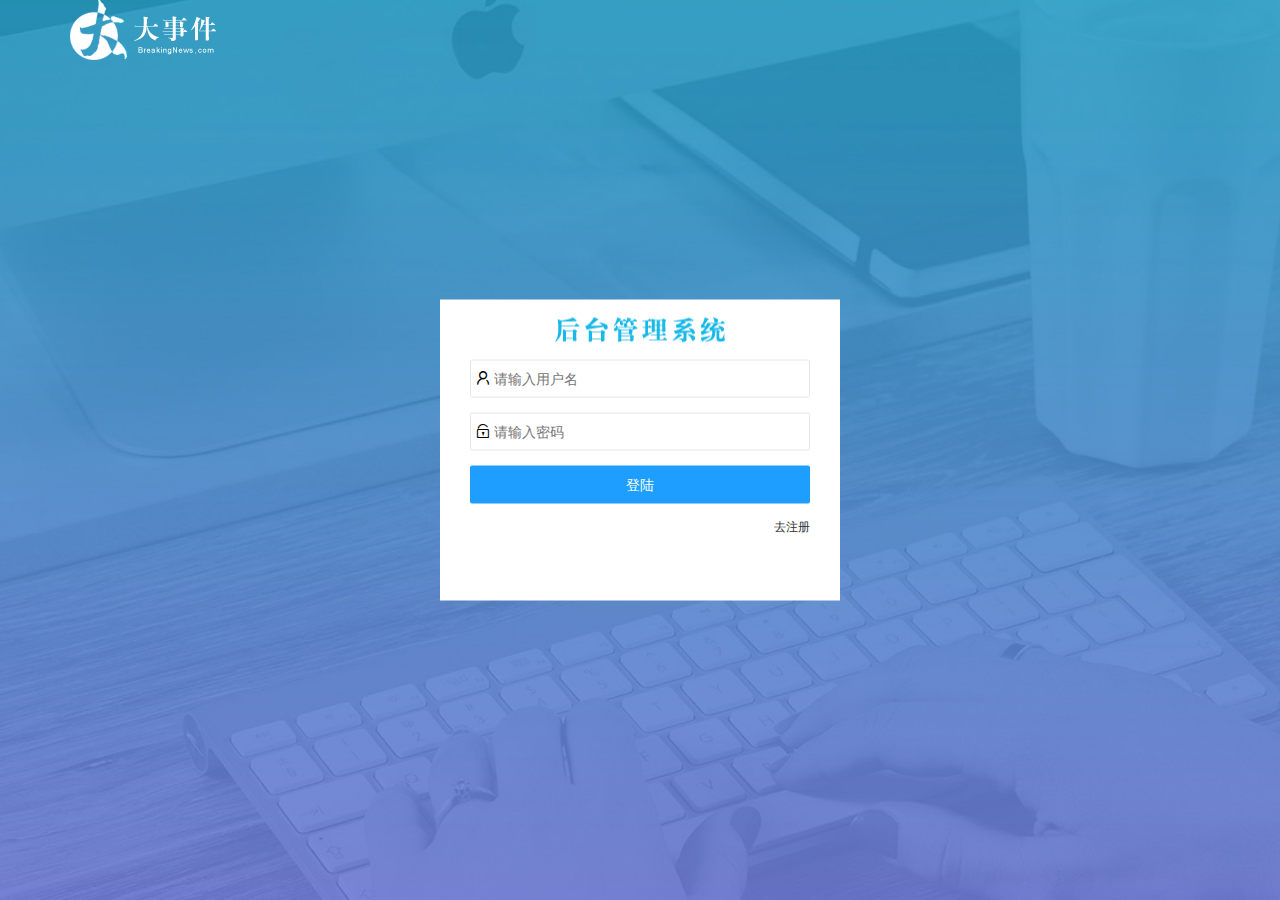
<file: login.html>
<!DOCTYPE html>
<html lang="en">
	<head>
		<meta charset="UTF-8" />
		<meta http-equiv="X-UA-Compatible" content="IE=edge" />
		<meta name="viewport" content="width=device-width, initial-scale=1.0" />
		<title>登陆注册页面</title>
		<!-- 引入layui -->
		<link rel="stylesheet" href="assets/lib/layui/css/layui.css" />
		<link rel="stylesheet" href="assets/css/login.css" />
	</head>
	<body>
		<!-- 头部log -->
		<div class="layui-main">
			<img src="assets/images/logo.png" alt="" />
		</div>

		<!-- 登陆注册部分 -->
		<div class="login_registerbox">
			<div class="titlebox"></div>

			<!-- 登陆的div -->
			<div class="loginbox">
				<!-- 表单部分 -->
				<form class="layui-form" action="" id="form_login">
					<!-- 用户名 -->
					<div class="layui-form-item">
						<i class="layui-icon layui-icon-username"></i>
						<input
							type="text"
							name="username"
							required
							lay-verify="required"
							placeholder="请输入用户名"
							autocomplete="off"
							class="layui-input"
						/>
					</div>
					<!-- 密码 -->
					<div class="layui-form-item">
						<i class="layui-icon layui-icon-password"></i>
						<input
							type="password"
							name="password"
							required
							lay-verify="required|pwd|number"
							placeholder="请输入密码"
							autocomplete="off"
							class="layui-input"
						/>
					</div>
					<!-- 提交按钮 -->
					<div class="layui-form-item">
						<button class="layui-btn layui-btn-fluid layui-bg-blue" lay-submit>登陆</button>
					</div>
					<!-- 跳转行 -->
					<div class="layui-form-item links">
						<a href="javascript:;" id="to_register">去注册</a>
					</div>
				</form>
			</div>
			<!-- 注册的div -->
			<div class="registerbox">
				<!-- 表单部分 -->
				<form class="layui-form" action="">
					<!-- 用户名 -->
					<div class="layui-form-item">
						<i class="layui-icon layui-icon-username"></i>
						<input
							type="text"
							name="username"
							required
							lay-verify="required"
							placeholder="请输入用户名"
							autocomplete="off"
							class="layui-input"
						/>
					</div>
					<!-- 密码 -->
					<div class="layui-form-item">
						<i class="layui-icon layui-icon-password"></i>
						<input
							type="password"
							name="password"
							required
							lay-verify="required|pwd"
							placeholder="请输入密码"
							autocomplete="off"
							class="layui-input"
						/>
					</div>
					<!--密码确认栏 -->
					<div class="layui-form-item">
						<i class="layui-icon layui-icon-password"></i>
						<input
							type="password"
							name="repassword"
							required
							lay-verify="required|pwd|repwd"
							placeholder="再次确认密码"
							autocomplete="off"
							class="layui-input"
						/>
					</div>
					<!-- 提交按钮 -->
					<div class="layui-form-item">
						<button class="layui-btn layui-btn-fluid layui-bg-blue" lay-submit>注册</button>
					</div>
					<!-- 跳转行 -->
					<div class="layui-form-item links">
						<a href="javascript:;" id="to_login">去登陆</a>
					</div>
				</form>
			</div>
		</div>
		<!-- 保单验证规则需要layui.js -->
		<script src="assets/lib/layui/layui.all.js"></script>
		<!-- 引入jq.js文件 -->
		<script src="assets/lib/jquery.js"></script>
		<!-- 引入ajax请求预调用 -->
		<script src="assets/js/baseapi.js"></script>
		<!-- 引入自己的js文件 -->
		<script src="assets/js/login.js"></script>
	</body>
</html>
</file>
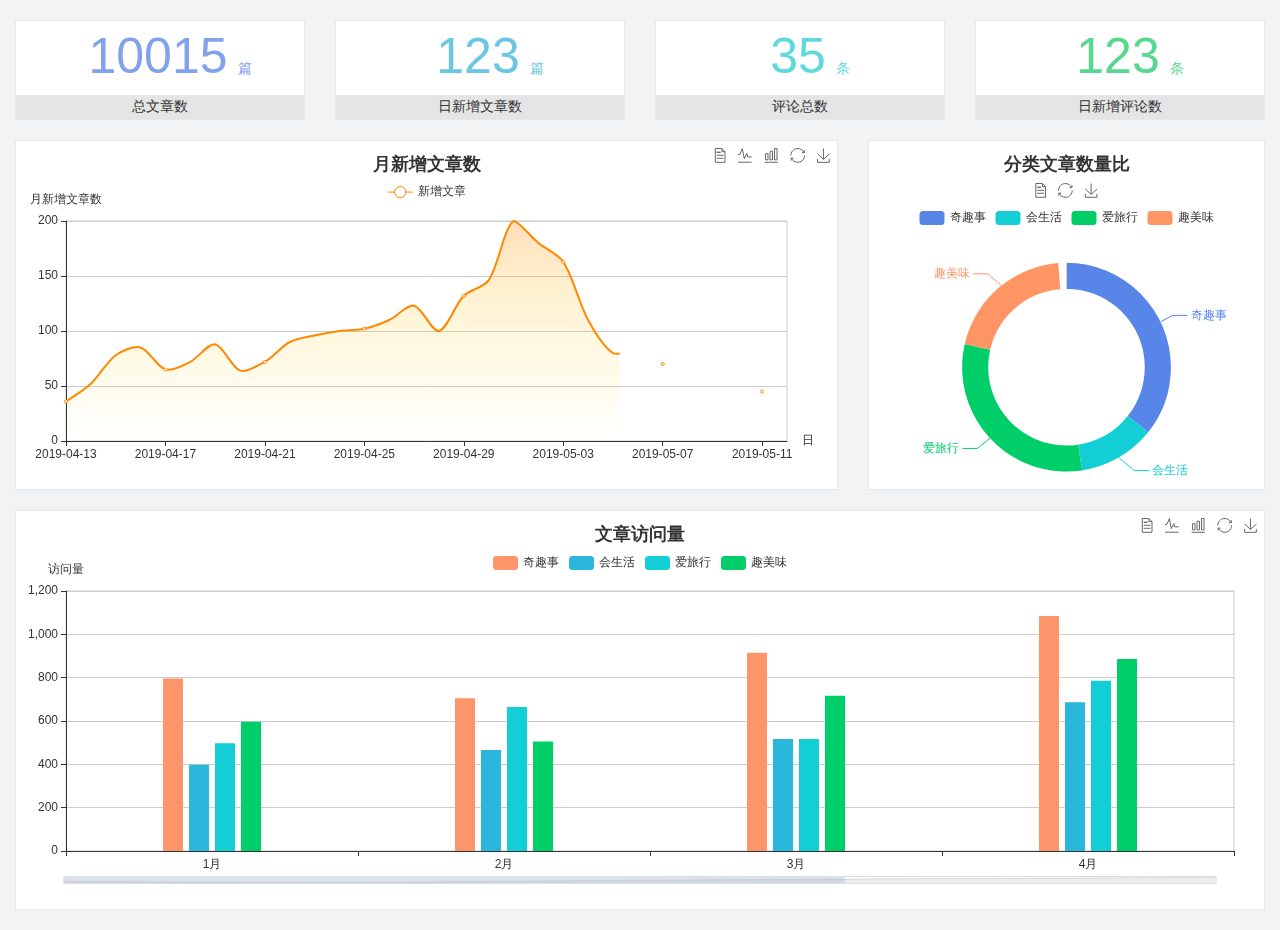
<file: home/dashboard.html>
<!DOCTYPE html>
<html lang="en">

<head>
  <meta charset="UTF-8">
  <meta name="viewport" content="width=device-width, initial-scale=1.0">
  <meta http-equiv="X-UA-Compatible" content="ie=edge">
  <title>图表统计</title>
  <link rel="stylesheet" href="../../assets/lib/bootstrap.css" />
  <link rel="stylesheet" href="../../assets/lib/main.css" />
  <script src="../../assets/lib/jquery.js"></script>
  <script type="text/javascript" src="../../assets/lib/echarts.min.js"></script>
</head>

<body>
  <div class="container-fluid">
    <div class="row spannel_list">
      <div class="col-sm-3 col-xs-6">
        <div class="spannel">
          <em>10015</em><span>篇</span>
          <b>总文章数</b>
        </div>
      </div>
      <div class="col-sm-3 col-xs-6">
        <div class="spannel scolor01">
          <em>123</em><span>篇</span>
          <b>日新增文章数</b>
        </div>
      </div>
      <div class="col-sm-3 col-xs-6">
        <div class="spannel scolor02">
          <em>35</em><span>条</span>
          <b>评论总数</b>
        </div>
      </div>
      <div class="col-sm-3 col-xs-6">
        <div class="spannel scolor03">
          <em>123</em><span>条</span>
          <b>日新增评论数</b>
        </div>
      </div>
    </div>
  </div>

  <div class="container-fluid">
    <div class="row curve-pie">
      <div class="col-lg-8 col-md-8">
        <div class="gragh_pannel" id="curve_show"></div>
      </div>
      <div class="col-lg-4 col-md-4">
        <div class="gragh_pannel" id="pie_show"></div>
      </div>
    </div>
  </div>

  <div class="container-fluid">
    <div class="column_pannel" id="column_show"></div>
  </div>

  <script>
    var oChart = echarts.init(document.getElementById('curve_show'));
    var aList_all = [
      { 'count': 36, 'date': '2019-04-13' },
      { 'count': 52, 'date': '2019-04-14' },
      { 'count': 78, 'date': '2019-04-15' },
      { 'count': 85, 'date': '2019-04-16' },
      { 'count': 65, 'date': '2019-04-17' },
      { 'count': 72, 'date': '2019-04-18' },
      { 'count': 88, 'date': '2019-04-19' },
      { 'count': 64, 'date': '2019-04-20' },
      { 'count': 72, 'date': '2019-04-21' },
      { 'count': 90, 'date': '2019-04-22' },
      { 'count': 96, 'date': '2019-04-23' },
      { 'count': 100, 'date': '2019-04-24' },
      { 'count': 102, 'date': '2019-04-25' },
      { 'count': 110, 'date': '2019-04-26' },
      { 'count': 123, 'date': '2019-04-27' },
      { 'count': 100, 'date': '2019-04-28' },
      { 'count': 132, 'date': '2019-04-29' },
      { 'count': 146, 'date': '2019-04-30' },
      { 'count': 200, 'date': '2019-05-01' },
      { 'count': 180, 'date': '2019-05-02' },
      { 'count': 163, 'date': '2019-05-03' },
      { 'count': 110, 'date': '2019-05-04' },
      { 'count': 80, 'date': '2019-05-05' },
      { 'count': 82, 'date': '2019-05-06' },
      { 'count': 70, 'date': '2019-05-07' },
      { 'count': 65, 'date': '2019-05-08' },
      { 'count': 54, 'date': '2019-05-09' },
      { 'count': 40, 'date': '2019-05-10' },
      { 'count': 45, 'date': '2019-05-11' },
      { 'count': 38, 'date': '2019-05-12' },
    ];

    let aCount = [];
    let aDate = [];

    for (var i = 0; i < aList_all.length; i++) {
      aCount.push(aList_all[i].count);
      aDate.push(aList_all[i].date);
    }

    var chartopt = {
      title: {
        text: '月新增文章数',
        left: 'center',
        top: '10'
      },
      tooltip: {
        trigger: 'axis'
      },
      legend: {
        data: ['新增文章'],
        top: '40'
      },
      toolbox: {
        show: true,
        feature: {
          mark: { show: true },
          dataView: { show: true, readOnly: false },
          magicType: { show: true, type: ['line', 'bar'] },
          restore: { show: true },
          saveAsImage: { show: true }
        }
      },
      calculable: true,
      xAxis: [
        {
          name: '日',
          type: 'category',
          boundaryGap: false,
          data: aDate
        }
      ],
      yAxis: [
        {
          name: '月新增文章数',
          type: 'value'
        }
      ],
      series: [
        {
          name: '新增文章',
          type: 'line',
          smooth: true,
          itemStyle: { normal: { areaStyle: { type: 'default' }, color: '#f80' }, lineStyle: { color: '#f80' } },
          data: aCount
        }],
      areaStyle: {
        normal: {
          color: new echarts.graphic.LinearGradient(0, 0, 0, 1, [{
            offset: 0,
            color: 'rgba(255,136,0,0.39)'
          }, {
            offset: .34,
            color: 'rgba(255,180,0,0.25)'
          }, {
            offset: 1,
            color: 'rgba(255,222,0,0.00)'
          }])

        }
      },
      grid: {
        show: true,
        x: 50,
        x2: 50,
        y: 80,
        height: 220
      }
    };

    oChart.setOption(chartopt);


    var oPie = echarts.init(document.getElementById('pie_show'));
    var oPieopt =
    {
      title: {
        top: 10,
        text: '分类文章数量比',
        x: 'center'
      },
      tooltip: {
        trigger: 'item',
        formatter: "{a} <br/>{b} : {c} ({d}%)"
      },
      color: ['#5885e8', '#13cfd5', '#00ce68', '#ff9565'],
      legend: {
        x: 'center',
        top: 65,
        data: ['奇趣事', '会生活', '爱旅行', '趣美味']
      },
      toolbox: {
        show: true,
        x: 'center',
        top: 35,
        feature: {
          mark: { show: true },
          dataView: { show: true, readOnly: false },
          magicType: {
            show: true,
            type: ['pie', 'funnel'],
            option: {
              funnel: {
                x: '25%',
                width: '50%',
                funnelAlign: 'left',
                max: 1548
              }
            }
          },
          restore: { show: true },
          saveAsImage: { show: true }
        }
      },
      calculable: true,
      series: [
        {
          name: '访问来源',
          type: 'pie',
          radius: ['45%', '60%'],
          center: ['50%', '65%'],
          data: [
            { value: 300, name: '奇趣事' },
            { value: 100, name: '会生活' },
            { value: 260, name: '爱旅行' },
            { value: 180, name: '趣美味' }
          ]
        }
      ]
    };
    oPie.setOption(oPieopt);



    var oColumn = this.echarts.init(document.getElementById('column_show'));
    var oColumnopt =
    {
      title: {
        text: '文章访问量',
        left: 'center',
        top: '10'
      },
      tooltip: {
        trigger: 'axis'
      },
      legend: {
        data: ['奇趣事', '会生活', '爱旅行', '趣美味'],
        top: '40'
      },
      toolbox: {
        show: true,
        feature: {
          mark: { show: true },
          dataView: { show: true, readOnly: false },
          magicType: { show: true, type: ['line', 'bar'] },
          restore: { show: true },
          saveAsImage: { show: true }
        }
      },
      calculable: true,
      xAxis: [
        {
          type: 'category',
          data: ['1月', '2月', '3月', '4月', '5月']
        }
      ],
      yAxis: [
        {
          name: '访问量',
          type: 'value'
        }
      ],
      series: [
        {
          name: '奇趣事',
          type: 'bar',
          barWidth: 20,
          itemStyle: {
            normal: { areaStyle: { type: 'default' }, color: '#fd956a' }
          },
          data: [800, 708, 920, 1090, 1200]
        },
        {
          name: '会生活',
          type: 'bar',
          barWidth: 20,
          itemStyle: {
            normal: { areaStyle: { type: 'default' }, color: '#2bb6db' }
          },
          data: [400, 468, 520, 690, 800]
        },
        {
          name: '爱旅行',
          type: 'bar',
          barWidth: 20,
          itemStyle: {
            normal: { areaStyle: { type: 'default' }, color: '#13cfd5' }
          },
          data: [500, 668, 520, 790, 900]
        },
        {
          name: '趣美味',
          type: 'bar',
          barWidth: 20,
          itemStyle: {
            normal: { areaStyle: { type: 'default' }, color: '#00ce68' }
          },
          data: [600, 508, 720, 890, 1000]
        }
      ],
      grid: {
        show: true,
        x: 50,
        x2: 30,
        y: 80,
        height: 260
      },
      dataZoom: [//给x轴设置滚动条
        {
          start: 0,//默认为0
          end: 100 - 1000 / 31,//默认为100
          type: 'slider',
          show: true,
          xAxisIndex: [0],
          handleSize: 0,//滑动条的 左右2个滑动条的大小
          height: 8,//组件高度
          left: 45, //左边的距离
          right: 50,//右边的距离
          bottom: 26,//右边的距离
          handleColor: '#ddd',//h滑动图标的颜色
          handleStyle: {
            borderColor: "#cacaca",
            borderWidth: "1",
            shadowBlur: 2,
            background: "#ddd",
            shadowColor: "#ddd",
          }
        }]
    };
    oColumn.setOption(oColumnopt);
  </script>
</body>

</html>
</file>
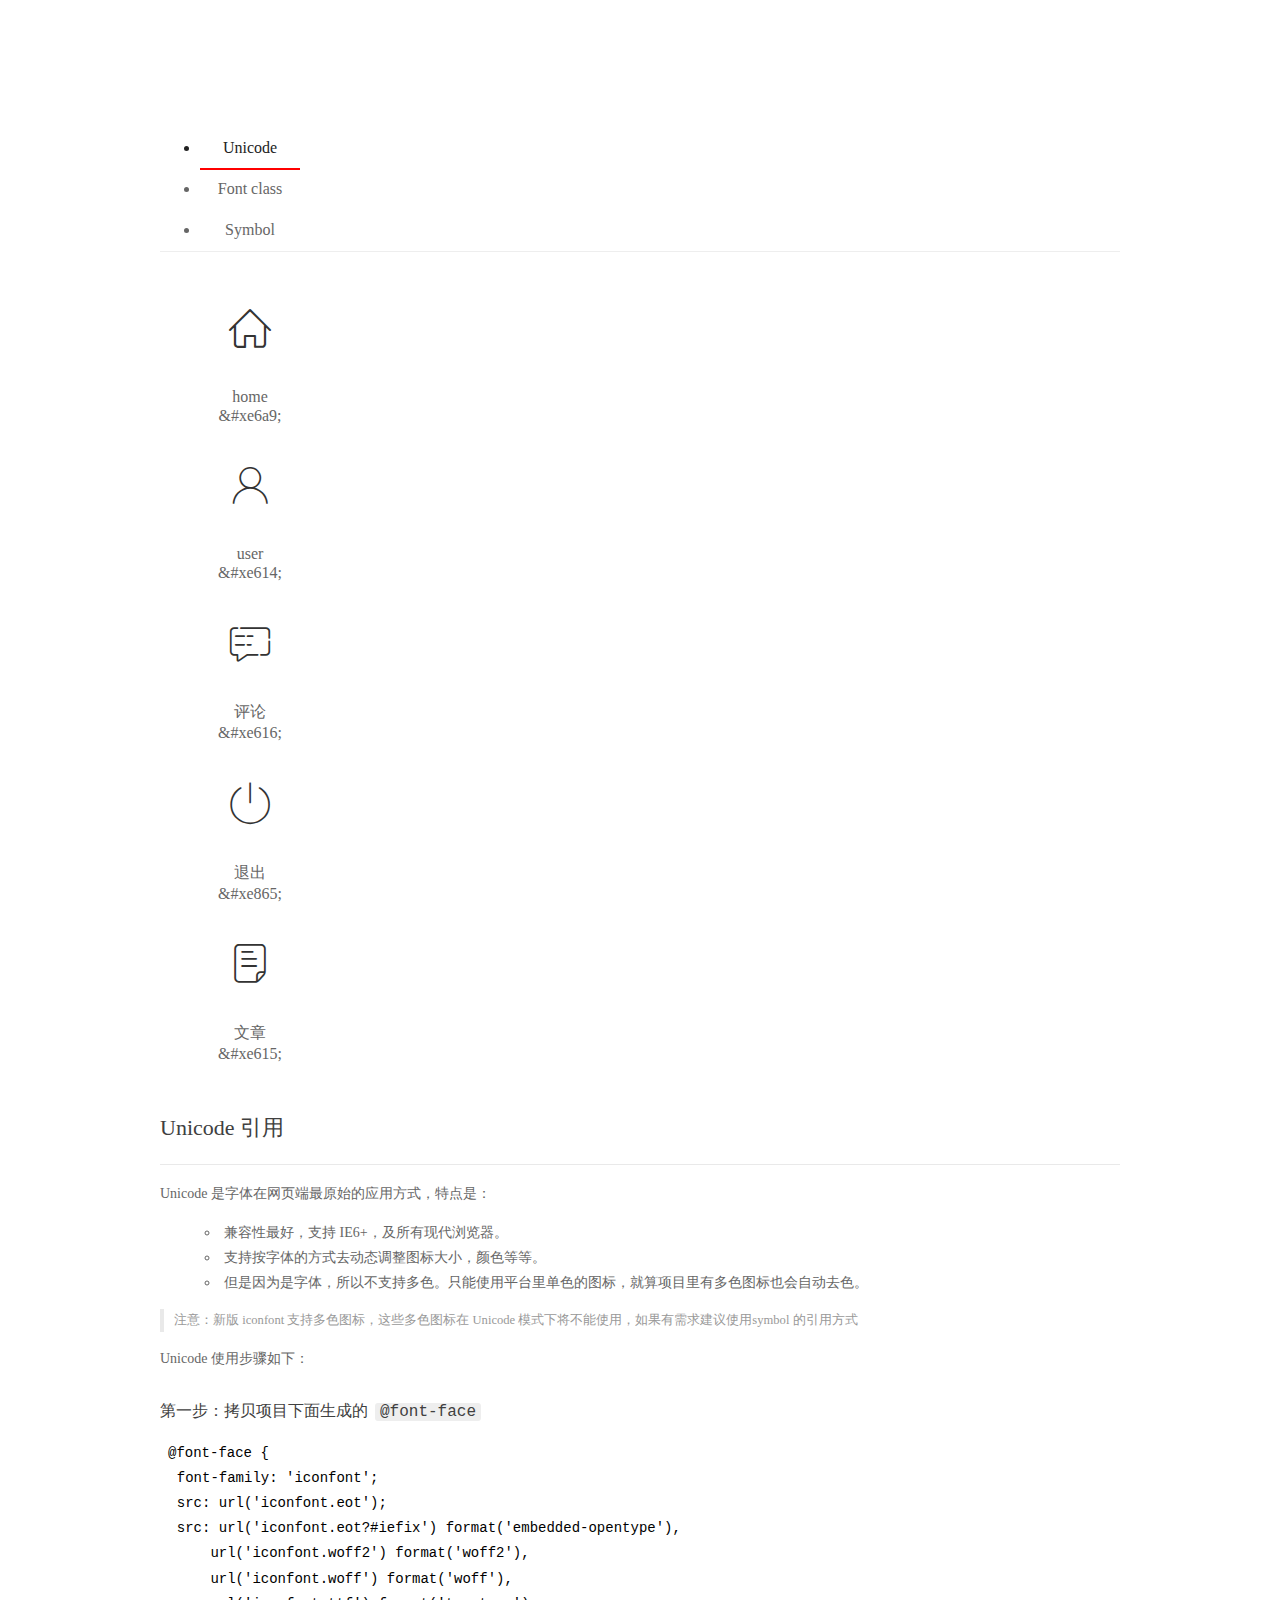
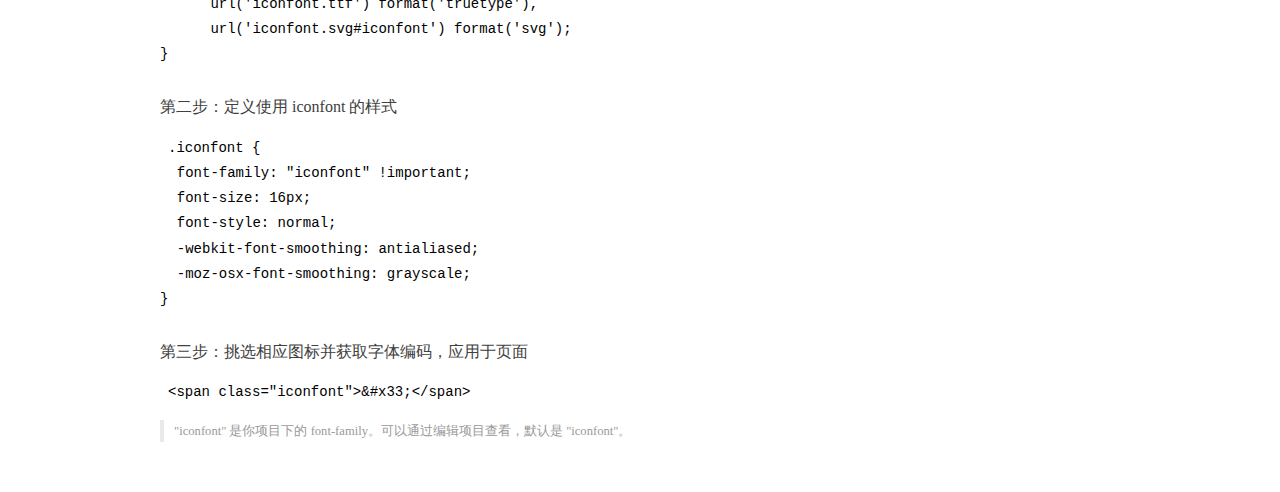
<file: assets/fonts/demo_index.html>
<!DOCTYPE html>
<html>
<head>
  <meta charset="utf-8"/>
  <title>IconFont Demo</title>
  <link rel="shortcut icon" href="https://gtms04.alicdn.com/tps/i4/TB1_oz6GVXXXXaFXpXXJDFnIXXX-64-64.ico" type="image/x-icon"/>
  <link rel="stylesheet" href="https://g.alicdn.com/thx/cube/1.3.2/cube.min.css">
  <link rel="stylesheet" href="demo.css">
  <link rel="stylesheet" href="iconfont.css">
  <script src="iconfont.js"></script>
  <!-- jQuery -->
  <script src="https://a1.alicdn.com/oss/uploads/2018/12/26/7bfddb60-08e8-11e9-9b04-53e73bb6408b.js"></script>
  <!-- 代码高亮 -->
  <script src="https://a1.alicdn.com/oss/uploads/2018/12/26/a3f714d0-08e6-11e9-8a15-ebf944d7534c.js"></script>
</head>
<body>
  <div class="main">
    <h1 class="logo"><a href="https://www.iconfont.cn/" title="iconfont 首页" target="_blank">&#xe86b;</a></h1>
    <div class="nav-tabs">
      <ul id="tabs" class="dib-box">
        <li class="dib active"><span>Unicode</span></li>
        <li class="dib"><span>Font class</span></li>
        <li class="dib"><span>Symbol</span></li>
      </ul>
      
    </div>
    <div class="tab-container">
      <div class="content unicode" style="display: block;">
          <ul class="icon_lists dib-box">
          
            <li class="dib">
              <span class="icon iconfont">&#xe6a9;</span>
                <div class="name">home</div>
                <div class="code-name">&amp;#xe6a9;</div>
              </li>
          
            <li class="dib">
              <span class="icon iconfont">&#xe614;</span>
                <div class="name">user</div>
                <div class="code-name">&amp;#xe614;</div>
              </li>
          
            <li class="dib">
              <span class="icon iconfont">&#xe616;</span>
                <div class="name">评论</div>
                <div class="code-name">&amp;#xe616;</div>
              </li>
          
            <li class="dib">
              <span class="icon iconfont">&#xe865;</span>
                <div class="name">退出</div>
                <div class="code-name">&amp;#xe865;</div>
              </li>
          
            <li class="dib">
              <span class="icon iconfont">&#xe615;</span>
                <div class="name">文章</div>
                <div class="code-name">&amp;#xe615;</div>
              </li>
          
          </ul>
          <div class="article markdown">
          <h2 id="unicode-">Unicode 引用</h2>
          <hr>

          <p>Unicode 是字体在网页端最原始的应用方式，特点是：</p>
          <ul>
            <li>兼容性最好，支持 IE6+，及所有现代浏览器。</li>
            <li>支持按字体的方式去动态调整图标大小，颜色等等。</li>
            <li>但是因为是字体，所以不支持多色。只能使用平台里单色的图标，就算项目里有多色图标也会自动去色。</li>
          </ul>
          <blockquote>
            <p>注意：新版 iconfont 支持多色图标，这些多色图标在 Unicode 模式下将不能使用，如果有需求建议使用symbol 的引用方式</p>
          </blockquote>
          <p>Unicode 使用步骤如下：</p>
          <h3 id="-font-face">第一步：拷贝项目下面生成的 <code>@font-face</code></h3>
<pre><code class="language-css"
>@font-face {
  font-family: 'iconfont';
  src: url('iconfont.eot');
  src: url('iconfont.eot?#iefix') format('embedded-opentype'),
      url('iconfont.woff2') format('woff2'),
      url('iconfont.woff') format('woff'),
      url('iconfont.ttf') format('truetype'),
      url('iconfont.svg#iconfont') format('svg');
}
</code></pre>
          <h3 id="-iconfont-">第二步：定义使用 iconfont 的样式</h3>
<pre><code class="language-css"
>.iconfont {
  font-family: "iconfont" !important;
  font-size: 16px;
  font-style: normal;
  -webkit-font-smoothing: antialiased;
  -moz-osx-font-smoothing: grayscale;
}
</code></pre>
          <h3 id="-">第三步：挑选相应图标并获取字体编码，应用于页面</h3>
<pre>
<code class="language-html"
>&lt;span class="iconfont"&gt;&amp;#x33;&lt;/span&gt;
</code></pre>
          <blockquote>
            <p>"iconfont" 是你项目下的 font-family。可以通过编辑项目查看，默认是 "iconfont"。</p>
          </blockquote>
          </div>
      </div>
      <div class="content font-class">
        <ul class="icon_lists dib-box">
          
          <li class="dib">
            <span class="icon iconfont icon-home"></span>
            <div class="name">
              home
            </div>
            <div class="code-name">.icon-home
            </div>
          </li>
          
          <li class="dib">
            <span class="icon iconfont icon-user"></span>
            <div class="name">
              user
            </div>
            <div class="code-name">.icon-user
            </div>
          </li>
          
          <li class="dib">
            <span class="icon iconfont icon-pinglun"></span>
            <div class="name">
              评论
            </div>
            <div class="code-name">.icon-pinglun
            </div>
          </li>
          
          <li class="dib">
            <span class="icon iconfont icon-tuichu"></span>
            <div class="name">
              退出
            </div>
            <div class="code-name">.icon-tuichu
            </div>
          </li>
          
          <li class="dib">
            <span class="icon iconfont icon-16"></span>
            <div class="name">
              文章
            </div>
            <div class="code-name">.icon-16
            </div>
          </li>
          
        </ul>
        <div class="article markdown">
        <h2 id="font-class-">font-class 引用</h2>
        <hr>

        <p>font-class 是 Unicode 使用方式的一种变种，主要是解决 Unicode 书写不直观，语意不明确的问题。</p>
        <p>与 Unicode 使用方式相比，具有如下特点：</p>
        <ul>
          <li>兼容性良好，支持 IE8+，及所有现代浏览器。</li>
          <li>相比于 Unicode 语意明确，书写更直观。可以很容易分辨这个 icon 是什么。</li>
          <li>因为使用 class 来定义图标，所以当要替换图标时，只需要修改 class 里面的 Unicode 引用。</li>
          <li>不过因为本质上还是使用的字体，所以多色图标还是不支持的。</li>
        </ul>
        <p>使用步骤如下：</p>
        <h3 id="-fontclass-">第一步：引入项目下面生成的 fontclass 代码：</h3>
<pre><code class="language-html">&lt;link rel="stylesheet" href="./iconfont.css"&gt;
</code></pre>
        <h3 id="-">第二步：挑选相应图标并获取类名，应用于页面：</h3>
<pre><code class="language-html">&lt;span class="iconfont icon-xxx"&gt;&lt;/span&gt;
</code></pre>
        <blockquote>
          <p>"
            iconfont" 是你项目下的 font-family。可以通过编辑项目查看，默认是 "iconfont"。</p>
        </blockquote>
      </div>
      </div>
      <div class="content symbol">
          <ul class="icon_lists dib-box">
          
            <li class="dib">
                <svg class="icon svg-icon" aria-hidden="true">
                  <use xlink:href="#icon-home"></use>
                </svg>
                <div class="name">home</div>
                <div class="code-name">#icon-home</div>
            </li>
          
            <li class="dib">
                <svg class="icon svg-icon" aria-hidden="true">
                  <use xlink:href="#icon-user"></use>
                </svg>
                <div class="name">user</div>
                <div class="code-name">#icon-user</div>
            </li>
          
            <li class="dib">
                <svg class="icon svg-icon" aria-hidden="true">
                  <use xlink:href="#icon-pinglun"></use>
                </svg>
                <div class="name">评论</div>
                <div class="code-name">#icon-pinglun</div>
            </li>
          
            <li class="dib">
                <svg class="icon svg-icon" aria-hidden="true">
                  <use xlink:href="#icon-tuichu"></use>
                </svg>
                <div class="name">退出</div>
                <div class="code-name">#icon-tuichu</div>
            </li>
          
            <li class="dib">
                <svg class="icon svg-icon" aria-hidden="true">
                  <use xlink:href="#icon-16"></use>
                </svg>
                <div class="name">文章</div>
                <div class="code-name">#icon-16</div>
            </li>
          
          </ul>
          <div class="article markdown">
          <h2 id="symbol-">Symbol 引用</h2>
          <hr>

          <p>这是一种全新的使用方式，应该说这才是未来的主流，也是平台目前推荐的用法。相关介绍可以参考这篇<a href="">文章</a>
            这种用法其实是做了一个 SVG 的集合，与另外两种相比具有如下特点：</p>
          <ul>
            <li>支持多色图标了，不再受单色限制。</li>
            <li>通过一些技巧，支持像字体那样，通过 <code>font-size</code>, <code>color</code> 来调整样式。</li>
            <li>兼容性较差，支持 IE9+，及现代浏览器。</li>
            <li>浏览器渲染 SVG 的性能一般，还不如 png。</li>
          </ul>
          <p>使用步骤如下：</p>
          <h3 id="-symbol-">第一步：引入项目下面生成的 symbol 代码：</h3>
<pre><code class="language-html">&lt;script src="./iconfont.js"&gt;&lt;/script&gt;
</code></pre>
          <h3 id="-css-">第二步：加入通用 CSS 代码（引入一次就行）：</h3>
<pre><code class="language-html">&lt;style&gt;
.icon {
  width: 1em;
  height: 1em;
  vertical-align: -0.15em;
  fill: currentColor;
  overflow: hidden;
}
&lt;/style&gt;
</code></pre>
          <h3 id="-">第三步：挑选相应图标并获取类名，应用于页面：</h3>
<pre><code class="language-html">&lt;svg class="icon" aria-hidden="true"&gt;
  &lt;use xlink:href="#icon-xxx"&gt;&lt;/use&gt;
&lt;/svg&gt;
</code></pre>
          </div>
      </div>

    </div>
  </div>
  <script>
  $(document).ready(function () {
      $('.tab-container .content:first').show()

      $('#tabs li').click(function (e) {
        var tabContent = $('.tab-container .content')
        var index = $(this).index()

        if ($(this).hasClass('active')) {
          return
        } else {
          $('#tabs li').removeClass('active')
          $(this).addClass('active')

          tabContent.hide().eq(index).fadeIn()
        }
      })
    })
  </script>
</body>
</html>
</file>
<file: assets/lib/layui/css/layui.css>
/** layui-v2.5.5 MIT License By https://www.layui.com */
 .layui-inline,img{display:inline-block;vertical-align:middle}h1,h2,h3,h4,h5,h6{font-weight:400}.layui-edge,.layui-header,.layui-inline,.layui-main{position:relative}.layui-body,.layui-edge,.layui-elip{overflow:hidden}.layui-btn,.layui-edge,.layui-inline,img{vertical-align:middle}.layui-btn,.layui-disabled,.layui-icon,.layui-unselect{-moz-user-select:none;-webkit-user-select:none;-ms-user-select:none}.layui-elip,.layui-form-checkbox span,.layui-form-pane .layui-form-label{text-overflow:ellipsis;white-space:nowrap}.layui-breadcrumb,.layui-tree-btnGroup{visibility:hidden}blockquote,body,button,dd,div,dl,dt,form,h1,h2,h3,h4,h5,h6,input,li,ol,p,pre,td,textarea,th,ul{margin:0;padding:0;-webkit-tap-highlight-color:rgba(0,0,0,0)}a:active,a:hover{outline:0}img{border:none}li{list-style:none}table{border-collapse:collapse;border-spacing:0}h4,h5,h6{font-size:100%}button,input,optgroup,option,select,textarea{font-family:inherit;font-size:inherit;font-style:inherit;font-weight:inherit;outline:0}pre{white-space:pre-wrap;white-space:-moz-pre-wrap;white-space:-pre-wrap;white-space:-o-pre-wrap;word-wrap:break-word}body{line-height:24px;font:14px Helvetica Neue,Helvetica,PingFang SC,Tahoma,Arial,sans-serif}hr{height:1px;margin:10px 0;border:0;clear:both}a{color:#333;text-decoration:none}a:hover{color:#777}a cite{font-style:normal;*cursor:pointer}.layui-border-box,.layui-border-box *{box-sizing:border-box}.layui-box,.layui-box *{box-sizing:content-box}.layui-clear{clear:both;*zoom:1}.layui-clear:after{content:'\20';clear:both;*zoom:1;display:block;height:0}.layui-inline{*display:inline;*zoom:1}.layui-edge{display:inline-block;width:0;height:0;border-width:6px;border-style:dashed;border-color:transparent}.layui-edge-top{top:-4px;border-bottom-color:#999;border-bottom-style:solid}.layui-edge-right{border-left-color:#999;border-left-style:solid}.layui-edge-bottom{top:2px;border-top-color:#999;border-top-style:solid}.layui-edge-left{border-right-color:#999;border-right-style:solid}.layui-disabled,.layui-disabled:hover{color:#d2d2d2!important;cursor:not-allowed!important}.layui-circle{border-radius:100%}.layui-show{display:block!important}.layui-hide{display:none!important}@font-face{font-family:layui-icon;src:url(../font/iconfont.eot?v=250);src:url(../font/iconfont.eot?v=250#iefix) format('embedded-opentype'),url(../font/iconfont.woff2?v=250) format('woff2'),url(../font/iconfont.woff?v=250) format('woff'),url(../font/iconfont.ttf?v=250) format('truetype'),url(../font/iconfont.svg?v=250#layui-icon) format('svg')}.layui-icon{font-family:layui-icon!important;font-size:16px;font-style:normal;-webkit-font-smoothing:antialiased;-moz-osx-font-smoothing:grayscale}.layui-icon-reply-fill:before{content:"\e611"}.layui-icon-set-fill:before{content:"\e614"}.layui-icon-menu-fill:before{content:"\e60f"}.layui-icon-search:before{content:"\e615"}.layui-icon-share:before{content:"\e641"}.layui-icon-set-sm:before{content:"\e620"}.layui-icon-engine:before{content:"\e628"}.layui-icon-close:before{content:"\1006"}.layui-icon-close-fill:before{content:"\1007"}.layui-icon-chart-screen:before{content:"\e629"}.layui-icon-star:before{content:"\e600"}.layui-icon-circle-dot:before{content:"\e617"}.layui-icon-chat:before{content:"\e606"}.layui-icon-release:before{content:"\e609"}.layui-icon-list:before{content:"\e60a"}.layui-icon-chart:before{content:"\e62c"}.layui-icon-ok-circle:before{content:"\1005"}.layui-icon-layim-theme:before{content:"\e61b"}.layui-icon-table:before{content:"\e62d"}.layui-icon-right:before{content:"\e602"}.layui-icon-left:before{content:"\e603"}.layui-icon-cart-simple:before{content:"\e698"}.layui-icon-face-cry:before{content:"\e69c"}.layui-icon-face-smile:before{content:"\e6af"}.layui-icon-survey:before{content:"\e6b2"}.layui-icon-tree:before{content:"\e62e"}.layui-icon-upload-circle:before{content:"\e62f"}.layui-icon-add-circle:before{content:"\e61f"}.layui-icon-download-circle:before{content:"\e601"}.layui-icon-templeate-1:before{content:"\e630"}.layui-icon-util:before{content:"\e631"}.layui-icon-face-surprised:before{content:"\e664"}.layui-icon-edit:before{content:"\e642"}.layui-icon-speaker:before{content:"\e645"}.layui-icon-down:before{content:"\e61a"}.layui-icon-file:before{content:"\e621"}.layui-icon-layouts:before{content:"\e632"}.layui-icon-rate-half:before{content:"\e6c9"}.layui-icon-add-circle-fine:before{content:"\e608"}.layui-icon-prev-circle:before{content:"\e633"}.layui-icon-read:before{content:"\e705"}.layui-icon-404:before{content:"\e61c"}.layui-icon-carousel:before{content:"\e634"}.layui-icon-help:before{content:"\e607"}.layui-icon-code-circle:before{content:"\e635"}.layui-icon-water:before{content:"\e636"}.layui-icon-username:before{content:"\e66f"}.layui-icon-find-fill:before{content:"\e670"}.layui-icon-about:before{content:"\e60b"}.layui-icon-location:before{content:"\e715"}.layui-icon-up:before{content:"\e619"}.layui-icon-pause:before{content:"\e651"}.layui-icon-date:before{content:"\e637"}.layui-icon-layim-uploadfile:before{content:"\e61d"}.layui-icon-delete:before{content:"\e640"}.layui-icon-play:before{content:"\e652"}.layui-icon-top:before{content:"\e604"}.layui-icon-friends:before{content:"\e612"}.layui-icon-refresh-3:before{content:"\e9aa"}.layui-icon-ok:before{content:"\e605"}.layui-icon-layer:before{content:"\e638"}.layui-icon-face-smile-fine:before{content:"\e60c"}.layui-icon-dollar:before{content:"\e659"}.layui-icon-group:before{content:"\e613"}.layui-icon-layim-download:before{content:"\e61e"}.layui-icon-picture-fine:before{content:"\e60d"}.layui-icon-link:before{content:"\e64c"}.layui-icon-diamond:before{content:"\e735"}.layui-icon-log:before{content:"\e60e"}.layui-icon-rate-solid:before{content:"\e67a"}.layui-icon-fonts-del:before{content:"\e64f"}.layui-icon-unlink:before{content:"\e64d"}.layui-icon-fonts-clear:before{content:"\e639"}.layui-icon-triangle-r:before{content:"\e623"}.layui-icon-circle:before{content:"\e63f"}.layui-icon-radio:before{content:"\e643"}.layui-icon-align-center:before{content:"\e647"}.layui-icon-align-right:before{content:"\e648"}.layui-icon-align-left:before{content:"\e649"}.layui-icon-loading-1:before{content:"\e63e"}.layui-icon-return:before{content:"\e65c"}.layui-icon-fonts-strong:before{content:"\e62b"}.layui-icon-upload:before{content:"\e67c"}.layui-icon-dialogue:before{content:"\e63a"}.layui-icon-video:before{content:"\e6ed"}.layui-icon-headset:before{content:"\e6fc"}.layui-icon-cellphone-fine:before{content:"\e63b"}.layui-icon-add-1:before{content:"\e654"}.layui-icon-face-smile-b:before{content:"\e650"}.layui-icon-fonts-html:before{content:"\e64b"}.layui-icon-form:before{content:"\e63c"}.layui-icon-cart:before{content:"\e657"}.layui-icon-camera-fill:before{content:"\e65d"}.layui-icon-tabs:before{content:"\e62a"}.layui-icon-fonts-code:before{content:"\e64e"}.layui-icon-fire:before{content:"\e756"}.layui-icon-set:before{content:"\e716"}.layui-icon-fonts-u:before{content:"\e646"}.layui-icon-triangle-d:before{content:"\e625"}.layui-icon-tips:before{content:"\e702"}.layui-icon-picture:before{content:"\e64a"}.layui-icon-more-vertical:before{content:"\e671"}.layui-icon-flag:before{content:"\e66c"}.layui-icon-loading:before{content:"\e63d"}.layui-icon-fonts-i:before{content:"\e644"}.layui-icon-refresh-1:before{content:"\e666"}.layui-icon-rmb:before{content:"\e65e"}.layui-icon-home:before{content:"\e68e"}.layui-icon-user:before{content:"\e770"}.layui-icon-notice:before{content:"\e667"}.layui-icon-login-weibo:before{content:"\e675"}.layui-icon-voice:before{content:"\e688"}.layui-icon-upload-drag:before{content:"\e681"}.layui-icon-login-qq:before{content:"\e676"}.layui-icon-snowflake:before{content:"\e6b1"}.layui-icon-file-b:before{content:"\e655"}.layui-icon-template:before{content:"\e663"}.layui-icon-auz:before{content:"\e672"}.layui-icon-console:before{content:"\e665"}.layui-icon-app:before{content:"\e653"}.layui-icon-prev:before{content:"\e65a"}.layui-icon-website:before{content:"\e7ae"}.layui-icon-next:before{content:"\e65b"}.layui-icon-component:before{content:"\e857"}.layui-icon-more:before{content:"\e65f"}.layui-icon-login-wechat:before{content:"\e677"}.layui-icon-shrink-right:before{content:"\e668"}.layui-icon-spread-left:before{content:"\e66b"}.layui-icon-camera:before{content:"\e660"}.layui-icon-note:before{content:"\e66e"}.layui-icon-refresh:before{content:"\e669"}.layui-icon-female:before{content:"\e661"}.layui-icon-male:before{content:"\e662"}.layui-icon-password:before{content:"\e673"}.layui-icon-senior:before{content:"\e674"}.layui-icon-theme:before{content:"\e66a"}.layui-icon-tread:before{content:"\e6c5"}.layui-icon-praise:before{content:"\e6c6"}.layui-icon-star-fill:before{content:"\e658"}.layui-icon-rate:before{content:"\e67b"}.layui-icon-template-1:before{content:"\e656"}.layui-icon-vercode:before{content:"\e679"}.layui-icon-cellphone:before{content:"\e678"}.layui-icon-screen-full:before{content:"\e622"}.layui-icon-screen-restore:before{content:"\e758"}.layui-icon-cols:before{content:"\e610"}.layui-icon-export:before{content:"\e67d"}.layui-icon-print:before{content:"\e66d"}.layui-icon-slider:before{content:"\e714"}.layui-icon-addition:before{content:"\e624"}.layui-icon-subtraction:before{content:"\e67e"}.layui-icon-service:before{content:"\e626"}.layui-icon-transfer:before{content:"\e691"}.layui-main{width:1140px;margin:0 auto}.layui-header{z-index:1000;height:60px}.layui-header a:hover{transition:all .5s;-webkit-transition:all .5s}.layui-side{position:fixed;left:0;top:0;bottom:0;z-index:999;width:200px;overflow-x:hidden}.layui-side-scroll{position:relative;width:220px;height:100%;overflow-x:hidden}.layui-body{position:absolute;left:200px;right:0;top:0;bottom:0;z-index:998;width:auto;overflow-y:auto;box-sizing:border-box}.layui-layout-body{overflow:hidden}.layui-layout-admin .layui-header{background-color:#23262E}.layui-layout-admin .layui-side{top:60px;width:200px;overflow-x:hidden}.layui-layout-admin .layui-body{position:fixed;top:60px;bottom:44px}.layui-layout-admin .layui-main{width:auto;margin:0 15px}.layui-layout-admin .layui-footer{position:fixed;left:200px;right:0;bottom:0;height:44px;line-height:44px;padding:0 15px;background-color:#eee}.layui-layout-admin .layui-logo{position:absolute;left:0;top:0;width:200px;height:100%;line-height:60px;text-align:center;color:#009688;font-size:16px}.layui-layout-admin .layui-header .layui-nav{background:0 0}.layui-layout-left{position:absolute!important;left:200px;top:0}.layui-layout-right{position:absolute!important;right:0;top:0}.layui-container{position:relative;margin:0 auto;padding:0 15px;box-sizing:border-box}.layui-fluid{position:relative;margin:0 auto;padding:0 15px}.layui-row:after,.layui-row:before{content:'';display:block;clear:both}.layui-col-lg1,.layui-col-lg10,.layui-col-lg11,.layui-col-lg12,.layui-col-lg2,.layui-col-lg3,.layui-col-lg4,.layui-col-lg5,.layui-col-lg6,.layui-col-lg7,.layui-col-lg8,.layui-col-lg9,.layui-col-md1,.layui-col-md10,.layui-col-md11,.layui-col-md12,.layui-col-md2,.layui-col-md3,.layui-col-md4,.layui-col-md5,.layui-col-md6,.layui-col-md7,.layui-col-md8,.layui-col-md9,.layui-col-sm1,.layui-col-sm10,.layui-col-sm11,.layui-col-sm12,.layui-col-sm2,.layui-col-sm3,.layui-col-sm4,.layui-col-sm5,.layui-col-sm6,.layui-col-sm7,.layui-col-sm8,.layui-col-sm9,.layui-col-xs1,.layui-col-xs10,.layui-col-xs11,.layui-col-xs12,.layui-col-xs2,.layui-col-xs3,.layui-col-xs4,.layui-col-xs5,.layui-col-xs6,.layui-col-xs7,.layui-col-xs8,.layui-col-xs9{position:relative;display:block;box-sizing:border-box}.layui-col-xs1,.layui-col-xs10,.layui-col-xs11,.layui-col-xs12,.layui-col-xs2,.layui-col-xs3,.layui-col-xs4,.layui-col-xs5,.layui-col-xs6,.layui-col-xs7,.layui-col-xs8,.layui-col-xs9{float:left}.layui-col-xs1{width:8.33333333%}.layui-col-xs2{width:16.66666667%}.layui-col-xs3{width:25%}.layui-col-xs4{width:33.33333333%}.layui-col-xs5{width:41.66666667%}.layui-col-xs6{width:50%}.layui-col-xs7{width:58.33333333%}.layui-col-xs8{width:66.66666667%}.layui-col-xs9{width:75%}.layui-col-xs10{width:83.33333333%}.layui-col-xs11{width:91.66666667%}.layui-col-xs12{width:100%}.layui-col-xs-offset1{margin-left:8.33333333%}.layui-col-xs-offset2{margin-left:16.66666667%}.layui-col-xs-offset3{margin-left:25%}.layui-col-xs-offset4{margin-left:33.33333333%}.layui-col-xs-offset5{margin-left:41.66666667%}.layui-col-xs-offset6{margin-left:50%}.layui-col-xs-offset7{margin-left:58.33333333%}.layui-col-xs-offset8{margin-left:66.66666667%}.layui-col-xs-offset9{margin-left:75%}.layui-col-xs-offset10{margin-left:83.33333333%}.layui-col-xs-offset11{margin-left:91.66666667%}.layui-col-xs-offset12{margin-left:100%}@media screen and (max-width:768px){.layui-hide-xs{display:none!important}.layui-show-xs-block{display:block!important}.layui-show-xs-inline{display:inline!important}.layui-show-xs-inline-block{display:inline-block!important}}@media screen and (min-width:768px){.layui-container{width:750px}.layui-hide-sm{display:none!important}.layui-show-sm-block{display:block!important}.layui-show-sm-inline{display:inline!important}.layui-show-sm-inline-block{display:inline-block!important}.layui-col-sm1,.layui-col-sm10,.layui-col-sm11,.layui-col-sm12,.layui-col-sm2,.layui-col-sm3,.layui-col-sm4,.layui-col-sm5,.layui-col-sm6,.layui-col-sm7,.layui-col-sm8,.layui-col-sm9{float:left}.layui-col-sm1{width:8.33333333%}.layui-col-sm2{width:16.66666667%}.layui-col-sm3{width:25%}.layui-col-sm4{width:33.33333333%}.layui-col-sm5{width:41.66666667%}.layui-col-sm6{width:50%}.layui-col-sm7{width:58.33333333%}.layui-col-sm8{width:66.66666667%}.layui-col-sm9{width:75%}.layui-col-sm10{width:83.33333333%}.layui-col-sm11{width:91.66666667%}.layui-col-sm12{width:100%}.layui-col-sm-offset1{margin-left:8.33333333%}.layui-col-sm-offset2{margin-left:16.66666667%}.layui-col-sm-offset3{margin-left:25%}.layui-col-sm-offset4{margin-left:33.33333333%}.layui-col-sm-offset5{margin-left:41.66666667%}.layui-col-sm-offset6{margin-left:50%}.layui-col-sm-offset7{margin-left:58.33333333%}.layui-col-sm-offset8{margin-left:66.66666667%}.layui-col-sm-offset9{margin-left:75%}.layui-col-sm-offset10{margin-left:83.33333333%}.layui-col-sm-offset11{margin-left:91.66666667%}.layui-col-sm-offset12{margin-left:100%}}@media screen and (min-width:992px){.layui-container{width:970px}.layui-hide-md{display:none!important}.layui-show-md-block{display:block!important}.layui-show-md-inline{display:inline!important}.layui-show-md-inline-block{display:inline-block!important}.layui-col-md1,.layui-col-md10,.layui-col-md11,.layui-col-md12,.layui-col-md2,.layui-col-md3,.layui-col-md4,.layui-col-md5,.layui-col-md6,.layui-col-md7,.layui-col-md8,.layui-col-md9{float:left}.layui-col-md1{width:8.33333333%}.layui-col-md2{width:16.66666667%}.layui-col-md3{width:25%}.layui-col-md4{width:33.33333333%}.layui-col-md5{width:41.66666667%}.layui-col-md6{width:50%}.layui-col-md7{width:58.33333333%}.layui-col-md8{width:66.66666667%}.layui-col-md9{width:75%}.layui-col-md10{width:83.33333333%}.layui-col-md11{width:91.66666667%}.layui-col-md12{width:100%}.layui-col-md-offset1{margin-left:8.33333333%}.layui-col-md-offset2{margin-left:16.66666667%}.layui-col-md-offset3{margin-left:25%}.layui-col-md-offset4{margin-left:33.33333333%}.layui-col-md-offset5{margin-left:41.66666667%}.layui-col-md-offset6{margin-left:50%}.layui-col-md-offset7{margin-left:58.33333333%}.layui-col-md-offset8{margin-left:66.66666667%}.layui-col-md-offset9{margin-left:75%}.layui-col-md-offset10{margin-left:83.33333333%}.layui-col-md-offset11{margin-left:91.66666667%}.layui-col-md-offset12{margin-left:100%}}@media screen and (min-width:1200px){.layui-container{width:1170px}.layui-hide-lg{display:none!important}.layui-show-lg-block{display:block!important}.layui-show-lg-inline{display:inline!important}.layui-show-lg-inline-block{display:inline-block!important}.layui-col-lg1,.layui-col-lg10,.layui-col-lg11,.layui-col-lg12,.layui-col-lg2,.layui-col-lg3,.layui-col-lg4,.layui-col-lg5,.layui-col-lg6,.layui-col-lg7,.layui-col-lg8,.layui-col-lg9{float:left}.layui-col-lg1{width:8.33333333%}.layui-col-lg2{width:16.66666667%}.layui-col-lg3{width:25%}.layui-col-lg4{width:33.33333333%}.layui-col-lg5{width:41.66666667%}.layui-col-lg6{width:50%}.layui-col-lg7{width:58.33333333%}.layui-col-lg8{width:66.66666667%}.layui-col-lg9{width:75%}.layui-col-lg10{width:83.33333333%}.layui-col-lg11{width:91.66666667%}.layui-col-lg12{width:100%}.layui-col-lg-offset1{margin-left:8.33333333%}.layui-col-lg-offset2{margin-left:16.66666667%}.layui-col-lg-offset3{margin-left:25%}.layui-col-lg-offset4{margin-left:33.33333333%}.layui-col-lg-offset5{margin-left:41.66666667%}.layui-col-lg-offset6{margin-left:50%}.layui-col-lg-offset7{margin-left:58.33333333%}.layui-col-lg-offset8{margin-left:66.66666667%}.layui-col-lg-offset9{margin-left:75%}.layui-col-lg-offset10{margin-left:83.33333333%}.layui-col-lg-offset11{margin-left:91.66666667%}.layui-col-lg-offset12{margin-left:100%}}.layui-col-space1{margin:-.5px}.layui-col-space1>*{padding:.5px}.layui-col-space3{margin:-1.5px}.layui-col-space3>*{padding:1.5px}.layui-col-space5{margin:-2.5px}.layui-col-space5>*{padding:2.5px}.layui-col-space8{margin:-3.5px}.layui-col-space8>*{padding:3.5px}.layui-col-space10{margin:-5px}.layui-col-space10>*{padding:5px}.layui-col-space12{margin:-6px}.layui-col-space12>*{padding:6px}.layui-col-space15{margin:-7.5px}.layui-col-space15>*{padding:7.5px}.layui-col-space18{margin:-9px}.layui-col-space18>*{padding:9px}.layui-col-space20{margin:-10px}.layui-col-space20>*{padding:10px}.layui-col-space22{margin:-11px}.layui-col-space22>*{padding:11px}.layui-col-space25{margin:-12.5px}.layui-col-space25>*{padding:12.5px}.layui-col-space30{margin:-15px}.layui-col-space30>*{padding:15px}.layui-btn,.layui-input,.layui-select,.layui-textarea,.layui-upload-button{outline:0;-webkit-appearance:none;transition:all .3s;-webkit-transition:all .3s;box-sizing:border-box}.layui-elem-quote{margin-bottom:10px;padding:15px;line-height:22px;border-left:5px solid #009688;border-radius:0 2px 2px 0;background-color:#f2f2f2}.layui-quote-nm{border-style:solid;border-width:1px 1px 1px 5px;background:0 0}.layui-elem-field{margin-bottom:10px;padding:0;border-width:1px;border-style:solid}.layui-elem-field legend{margin-left:20px;padding:0 10px;font-size:20px;font-weight:300}.layui-field-title{margin:10px 0 20px;border-width:1px 0 0}.layui-field-box{padding:10px 15px}.layui-field-title .layui-field-box{padding:10px 0}.layui-progress{position:relative;height:6px;border-radius:20px;background-color:#e2e2e2}.layui-progress-bar{position:absolute;left:0;top:0;width:0;max-width:100%;height:6px;border-radius:20px;text-align:right;background-color:#5FB878;transition:all .3s;-webkit-transition:all .3s}.layui-progress-big,.layui-progress-big .layui-progress-bar{height:18px;line-height:18px}.layui-progress-text{position:relative;top:-20px;line-height:18px;font-size:12px;color:#666}.layui-progress-big .layui-progress-text{position:static;padding:0 10px;color:#fff}.layui-collapse{border-width:1px;border-style:solid;border-radius:2px}.layui-colla-content,.layui-colla-item{border-top-width:1px;border-top-style:solid}.layui-colla-item:first-child{border-top:none}.layui-colla-title{position:relative;height:42px;line-height:42px;padding:0 15px 0 35px;color:#333;background-color:#f2f2f2;cursor:pointer;font-size:14px;overflow:hidden}.layui-colla-content{display:none;padding:10px 15px;line-height:22px;color:#666}.layui-colla-icon{position:absolute;left:15px;top:0;font-size:14px}.layui-card{margin-bottom:15px;border-radius:2px;background-color:#fff;box-shadow:0 1px 2px 0 rgba(0,0,0,.05)}.layui-card:last-child{margin-bottom:0}.layui-card-header{position:relative;height:42px;line-height:42px;padding:0 15px;border-bottom:1px solid #f6f6f6;color:#333;border-radius:2px 2px 0 0;font-size:14px}.layui-bg-black,.layui-bg-blue,.layui-bg-cyan,.layui-bg-green,.layui-bg-orange,.layui-bg-red{color:#fff!important}.layui-card-body{position:relative;padding:10px 15px;line-height:24px}.layui-card-body[pad15]{padding:15px}.layui-card-body[pad20]{padding:20px}.layui-card-body .layui-table{margin:5px 0}.layui-card .layui-tab{margin:0}.layui-panel-window{position:relative;padding:15px;border-radius:0;border-top:5px solid #E6E6E6;background-color:#fff}.layui-auxiliar-moving{position:fixed;left:0;right:0;top:0;bottom:0;width:100%;height:100%;background:0 0;z-index:9999999999}.layui-form-label,.layui-form-mid,.layui-form-select,.layui-input-block,.layui-input-inline,.layui-textarea{position:relative}.layui-bg-red{background-color:#FF5722!important}.layui-bg-orange{background-color:#FFB800!important}.layui-bg-green{background-color:#009688!important}.layui-bg-cyan{background-color:#2F4056!important}.layui-bg-blue{background-color:#1E9FFF!important}.layui-bg-black{background-color:#393D49!important}.layui-bg-gray{background-color:#eee!important;color:#666!important}.layui-badge-rim,.layui-colla-content,.layui-colla-item,.layui-collapse,.layui-elem-field,.layui-form-pane .layui-form-item[pane],.layui-form-pane .layui-form-label,.layui-input,.layui-layedit,.layui-layedit-tool,.layui-quote-nm,.layui-select,.layui-tab-bar,.layui-tab-card,.layui-tab-title,.layui-tab-title .layui-this:after,.layui-textarea{border-color:#e6e6e6}.layui-timeline-item:before,hr{background-color:#e6e6e6}.layui-text{line-height:22px;font-size:14px;color:#666}.layui-text h1,.layui-text h2,.layui-text h3{font-weight:500;color:#333}.layui-text h1{font-size:30px}.layui-text h2{font-size:24px}.layui-text h3{font-size:18px}.layui-text a:not(.layui-btn){color:#01AAED}.layui-text a:not(.layui-btn):hover{text-decoration:underline}.layui-text ul{padding:5px 0 5px 15px}.layui-text ul li{margin-top:5px;list-style-type:disc}.layui-text em,.layui-word-aux{color:#999!important;padding:0 5px!important}.layui-btn{display:inline-block;height:38px;line-height:38px;padding:0 18px;background-color:#009688;color:#fff;white-space:nowrap;text-align:center;font-size:14px;border:none;border-radius:2px;cursor:pointer}.layui-btn:hover{opacity:.8;filter:alpha(opacity=80);color:#fff}.layui-btn:active{opacity:1;filter:alpha(opacity=100)}.layui-btn+.layui-btn{margin-left:10px}.layui-btn-container{font-size:0}.layui-btn-container .layui-btn{margin-right:10px;margin-bottom:10px}.layui-btn-container .layui-btn+.layui-btn{margin-left:0}.layui-table .layui-btn-container .layui-btn{margin-bottom:9px}.layui-btn-radius{border-radius:100px}.layui-btn .layui-icon{margin-right:3px;font-size:18px;vertical-align:bottom;vertical-align:middle\9}.layui-btn-primary{border:1px solid #C9C9C9;background-color:#fff;color:#555}.layui-btn-primary:hover{border-color:#009688;color:#333}.layui-btn-normal{background-color:#1E9FFF}.layui-btn-warm{background-color:#FFB800}.layui-btn-danger{background-color:#FF5722}.layui-btn-checked{background-color:#5FB878}.layui-btn-disabled,.layui-btn-disabled:active,.layui-btn-disabled:hover{border:1px solid #e6e6e6;background-color:#FBFBFB;color:#C9C9C9;cursor:not-allowed;opacity:1}.layui-btn-lg{height:44px;line-height:44px;padding:0 25px;font-size:16px}.layui-btn-sm{height:30px;line-height:30px;padding:0 10px;font-size:12px}.layui-btn-sm i{font-size:16px!important}.layui-btn-xs{height:22px;line-height:22px;padding:0 5px;font-size:12px}.layui-btn-xs i{font-size:14px!important}.layui-btn-group{display:inline-block;vertical-align:middle;font-size:0}.layui-btn-group .layui-btn{margin-left:0!important;margin-right:0!important;border-left:1px solid rgba(255,255,255,.5);border-radius:0}.layui-btn-group .layui-btn-primary{border-left:none}.layui-btn-group .layui-btn-primary:hover{border-color:#C9C9C9;color:#009688}.layui-btn-group .layui-btn:first-child{border-left:none;border-radius:2px 0 0 2px}.layui-btn-group .layui-btn-primary:first-child{border-left:1px solid #c9c9c9}.layui-btn-group .layui-btn:last-child{border-radius:0 2px 2px 0}.layui-btn-group .layui-btn+.layui-btn{margin-left:0}.layui-btn-group+.layui-btn-group{margin-left:10px}.layui-btn-fluid{width:100%}.layui-input,.layui-select,.layui-textarea{height:38px;line-height:1.3;line-height:38px\9;border-width:1px;border-style:solid;background-color:#fff;border-radius:2px}.layui-input::-webkit-input-placeholder,.layui-select::-webkit-input-placeholder,.layui-textarea::-webkit-input-placeholder{line-height:1.3}.layui-input,.layui-textarea{display:block;width:100%;padding-left:10px}.layui-input:hover,.layui-textarea:hover{border-color:#D2D2D2!important}.layui-input:focus,.layui-textarea:focus{border-color:#C9C9C9!important}.layui-textarea{min-height:100px;height:auto;line-height:20px;padding:6px 10px;resize:vertical}.layui-select{padding:0 10px}.layui-form input[type=checkbox],.layui-form input[type=radio],.layui-form select{display:none}.layui-form [lay-ignore]{display:initial}.layui-form-item{margin-bottom:15px;clear:both;*zoom:1}.layui-form-item:after{content:'\20';clear:both;*zoom:1;display:block;height:0}.layui-form-label{float:left;display:block;padding:9px 15px;width:80px;font-weight:400;line-height:20px;text-align:right}.layui-form-label-col{display:block;float:none;padding:9px 0;line-height:20px;text-align:left}.layui-form-item .layui-inline{margin-bottom:5px;margin-right:10px}.layui-input-block{margin-left:110px;min-height:36px}.layui-input-inline{display:inline-block;vertical-align:middle}.layui-form-item .layui-input-inline{float:left;width:190px;margin-right:10px}.layui-form-text .layui-input-inline{width:auto}.layui-form-mid{float:left;display:block;padding:9px 0!important;line-height:20px;margin-right:10px}.layui-form-danger+.layui-form-select .layui-input,.layui-form-danger:focus{border-color:#FF5722!important}.layui-form-select .layui-input{padding-right:30px;cursor:pointer}.layui-form-select .layui-edge{position:absolute;right:10px;top:50%;margin-top:-3px;cursor:pointer;border-width:6px;border-top-color:#c2c2c2;border-top-style:solid;transition:all .3s;-webkit-transition:all .3s}.layui-form-select dl{display:none;position:absolute;left:0;top:42px;padding:5px 0;z-index:899;min-width:100%;border:1px solid #d2d2d2;max-height:300px;overflow-y:auto;background-color:#fff;border-radius:2px;box-shadow:0 2px 4px rgba(0,0,0,.12);box-sizing:border-box}.layui-form-select dl dd,.layui-form-select dl dt{padding:0 10px;line-height:36px;white-space:nowrap;overflow:hidden;text-overflow:ellipsis}.layui-form-select dl dt{font-size:12px;color:#999}.layui-form-select dl dd{cursor:pointer}.layui-form-select dl dd:hover{background-color:#f2f2f2;-webkit-transition:.5s all;transition:.5s all}.layui-form-select .layui-select-group dd{padding-left:20px}.layui-form-select dl dd.layui-select-tips{padding-left:10px!important;color:#999}.layui-form-select dl dd.layui-this{background-color:#5FB878;color:#fff}.layui-form-checkbox,.layui-form-select dl dd.layui-disabled{background-color:#fff}.layui-form-selected dl{display:block}.layui-form-checkbox,.layui-form-checkbox *,.layui-form-switch{display:inline-block;vertical-align:middle}.layui-form-selected .layui-edge{margin-top:-9px;-webkit-transform:rotate(180deg);transform:rotate(180deg);margin-top:-3px\9}:root .layui-form-selected .layui-edge{margin-top:-9px\0/IE9}.layui-form-selectup dl{top:auto;bottom:42px}.layui-select-none{margin:5px 0;text-align:center;color:#999}.layui-select-disabled .layui-disabled{border-color:#eee!important}.layui-select-disabled .layui-edge{border-top-color:#d2d2d2}.layui-form-checkbox{position:relative;height:30px;line-height:30px;margin-right:10px;padding-right:30px;cursor:pointer;font-size:0;-webkit-transition:.1s linear;transition:.1s linear;box-sizing:border-box}.layui-form-checkbox span{padding:0 10px;height:100%;font-size:14px;border-radius:2px 0 0 2px;background-color:#d2d2d2;color:#fff;overflow:hidden}.layui-form-checkbox:hover span{background-color:#c2c2c2}.layui-form-checkbox i{position:absolute;right:0;top:0;width:30px;height:28px;border:1px solid #d2d2d2;border-left:none;border-radius:0 2px 2px 0;color:#fff;font-size:20px;text-align:center}.layui-form-checkbox:hover i{border-color:#c2c2c2;color:#c2c2c2}.layui-form-checked,.layui-form-checked:hover{border-color:#5FB878}.layui-form-checked span,.layui-form-checked:hover span{background-color:#5FB878}.layui-form-checked i,.layui-form-checked:hover i{color:#5FB878}.layui-form-item .layui-form-checkbox{margin-top:4px}.layui-form-checkbox[lay-skin=primary]{height:auto!important;line-height:normal!important;min-width:18px;min-height:18px;border:none!important;margin-right:0;padding-left:28px;padding-right:0;background:0 0}.layui-form-checkbox[lay-skin=primary] span{padding-left:0;padding-right:15px;line-height:18px;background:0 0;color:#666}.layui-form-checkbox[lay-skin=primary] i{right:auto;left:0;width:16px;height:16px;line-height:16px;border:1px solid #d2d2d2;font-size:12px;border-radius:2px;background-color:#fff;-webkit-transition:.1s linear;transition:.1s linear}.layui-form-checkbox[lay-skin=primary]:hover i{border-color:#5FB878;color:#fff}.layui-form-checked[lay-skin=primary] i{border-color:#5FB878!important;background-color:#5FB878;color:#fff}.layui-checkbox-disbaled[lay-skin=primary] span{background:0 0!important;color:#c2c2c2}.layui-checkbox-disbaled[lay-skin=primary]:hover i{border-color:#d2d2d2}.layui-form-item .layui-form-checkbox[lay-skin=primary]{margin-top:10px}.layui-form-switch{position:relative;height:22px;line-height:22px;min-width:35px;padding:0 5px;margin-top:8px;border:1px solid #d2d2d2;border-radius:20px;cursor:pointer;background-color:#fff;-webkit-transition:.1s linear;transition:.1s linear}.layui-form-switch i{position:absolute;left:5px;top:3px;width:16px;height:16px;border-radius:20px;background-color:#d2d2d2;-webkit-transition:.1s linear;transition:.1s linear}.layui-form-switch em{position:relative;top:0;width:25px;margin-left:21px;padding:0!important;text-align:center!important;color:#999!important;font-style:normal!important;font-size:12px}.layui-form-onswitch{border-color:#5FB878;background-color:#5FB878}.layui-checkbox-disbaled,.layui-checkbox-disbaled i{border-color:#e2e2e2!important}.layui-form-onswitch i{left:100%;margin-left:-21px;background-color:#fff}.layui-form-onswitch em{margin-left:5px;margin-right:21px;color:#fff!important}.layui-checkbox-disbaled span{background-color:#e2e2e2!important}.layui-checkbox-disbaled:hover i{color:#fff!important}[lay-radio]{display:none}.layui-form-radio,.layui-form-radio *{display:inline-block;vertical-align:middle}.layui-form-radio{line-height:28px;margin:6px 10px 0 0;padding-right:10px;cursor:pointer;font-size:0}.layui-form-radio *{font-size:14px}.layui-form-radio>i{margin-right:8px;font-size:22px;color:#c2c2c2}.layui-form-radio>i:hover,.layui-form-radioed>i{color:#5FB878}.layui-radio-disbaled>i{color:#e2e2e2!important}.layui-form-pane .layui-form-label{width:110px;padding:8px 15px;height:38px;line-height:20px;border-width:1px;border-style:solid;border-radius:2px 0 0 2px;text-align:center;background-color:#FBFBFB;overflow:hidden;box-sizing:border-box}.layui-form-pane .layui-input-inline{margin-left:-1px}.layui-form-pane .layui-input-block{margin-left:110px;left:-1px}.layui-form-pane .layui-input{border-radius:0 2px 2px 0}.layui-form-pane .layui-form-text .layui-form-label{float:none;width:100%;border-radius:2px;box-sizing:border-box;text-align:left}.layui-form-pane .layui-form-text .layui-input-inline{display:block;margin:0;top:-1px;clear:both}.layui-form-pane .layui-form-text .layui-input-block{margin:0;left:0;top:-1px}.layui-form-pane .layui-form-text .layui-textarea{min-height:100px;border-radius:0 0 2px 2px}.layui-form-pane .layui-form-checkbox{margin:4px 0 4px 10px}.layui-form-pane .layui-form-radio,.layui-form-pane .layui-form-switch{margin-top:6px;margin-left:10px}.layui-form-pane .layui-form-item[pane]{position:relative;border-width:1px;border-style:solid}.layui-form-pane .layui-form-item[pane] .layui-form-label{position:absolute;left:0;top:0;height:100%;border-width:0 1px 0 0}.layui-form-pane .layui-form-item[pane] .layui-input-inline{margin-left:110px}@media screen and (max-width:450px){.layui-form-item .layui-form-label{text-overflow:ellipsis;overflow:hidden;white-space:nowrap}.layui-form-item .layui-inline{display:block;margin-right:0;margin-bottom:20px;clear:both}.layui-form-item .layui-inline:after{content:'\20';clear:both;display:block;height:0}.layui-form-item .layui-input-inline{display:block;float:none;left:-3px;width:auto;margin:0 0 10px 112px}.layui-form-item .layui-input-inline+.layui-form-mid{margin-left:110px;top:-5px;padding:0}.layui-form-item .layui-form-checkbox{margin-right:5px;margin-bottom:5px}}.layui-layedit{border-width:1px;border-style:solid;border-radius:2px}.layui-layedit-tool{padding:3px 5px;border-bottom-width:1px;border-bottom-style:solid;font-size:0}.layedit-tool-fixed{position:fixed;top:0;border-top:1px solid #e2e2e2}.layui-layedit-tool .layedit-tool-mid,.layui-layedit-tool .layui-icon{display:inline-block;vertical-align:middle;text-align:center;font-size:14px}.layui-layedit-tool .layui-icon{position:relative;width:32px;height:30px;line-height:30px;margin:3px 5px;color:#777;cursor:pointer;border-radius:2px}.layui-layedit-tool .layui-icon:hover{color:#393D49}.layui-layedit-tool .layui-icon:active{color:#000}.layui-layedit-tool .layedit-tool-active{background-color:#e2e2e2;color:#000}.layui-layedit-tool .layui-disabled,.layui-layedit-tool .layui-disabled:hover{color:#d2d2d2;cursor:not-allowed}.layui-layedit-tool .layedit-tool-mid{width:1px;height:18px;margin:0 10px;background-color:#d2d2d2}.layedit-tool-html{width:50px!important;font-size:30px!important}.layedit-tool-b,.layedit-tool-code,.layedit-tool-help{font-size:16px!important}.layedit-tool-d,.layedit-tool-face,.layedit-tool-image,.layedit-tool-unlink{font-size:18px!important}.layedit-tool-image input{position:absolute;font-size:0;left:0;top:0;width:100%;height:100%;opacity:.01;filter:Alpha(opacity=1);cursor:pointer}.layui-layedit-iframe iframe{display:block;width:100%}#LAY_layedit_code{overflow:hidden}.layui-laypage{display:inline-block;*display:inline;*zoom:1;vertical-align:middle;margin:10px 0;font-size:0}.layui-laypage>a:first-child,.layui-laypage>a:first-child em{border-radius:2px 0 0 2px}.layui-laypage>a:last-child,.layui-laypage>a:last-child em{border-radius:0 2px 2px 0}.layui-laypage>:first-child{margin-left:0!important}.layui-laypage>:last-child{margin-right:0!important}.layui-laypage a,.layui-laypage button,.layui-laypage input,.layui-laypage select,.layui-laypage span{border:1px solid #e2e2e2}.layui-laypage a,.layui-laypage span{display:inline-block;*display:inline;*zoom:1;vertical-align:middle;padding:0 15px;height:28px;line-height:28px;margin:0 -1px 5px 0;background-color:#fff;color:#333;font-size:12px}.layui-flow-more a *,.layui-laypage input,.layui-table-view select[lay-ignore]{display:inline-block}.layui-laypage a:hover{color:#009688}.layui-laypage em{font-style:normal}.layui-laypage .layui-laypage-spr{color:#999;font-weight:700}.layui-laypage a{text-decoration:none}.layui-laypage .layui-laypage-curr{position:relative}.layui-laypage .layui-laypage-curr em{position:relative;color:#fff}.layui-laypage .layui-laypage-curr .layui-laypage-em{position:absolute;left:-1px;top:-1px;padding:1px;width:100%;height:100%;background-color:#009688}.layui-laypage-em{border-radius:2px}.layui-laypage-next em,.layui-laypage-prev em{font-family:Sim sun;font-size:16px}.layui-laypage .layui-laypage-count,.layui-laypage .layui-laypage-limits,.layui-laypage .layui-laypage-refresh,.layui-laypage .layui-laypage-skip{margin-left:10px;margin-right:10px;padding:0;border:none}.layui-laypage .layui-laypage-limits,.layui-laypage .layui-laypage-refresh{vertical-align:top}.layui-laypage .layui-laypage-refresh i{font-size:18px;cursor:pointer}.layui-laypage select{height:22px;padding:3px;border-radius:2px;cursor:pointer}.layui-laypage .layui-laypage-skip{height:30px;line-height:30px;color:#999}.layui-laypage button,.layui-laypage input{height:30px;line-height:30px;border-radius:2px;vertical-align:top;background-color:#fff;box-sizing:border-box}.layui-laypage input{width:40px;margin:0 10px;padding:0 3px;text-align:center}.layui-laypage input:focus,.layui-laypage select:focus{border-color:#009688!important}.layui-laypage button{margin-left:10px;padding:0 10px;cursor:pointer}.layui-table,.layui-table-view{margin:10px 0}.layui-flow-more{margin:10px 0;text-align:center;color:#999;font-size:14px}.layui-flow-more a{height:32px;line-height:32px}.layui-flow-more a *{vertical-align:top}.layui-flow-more a cite{padding:0 20px;border-radius:3px;background-color:#eee;color:#333;font-style:normal}.layui-flow-more a cite:hover{opacity:.8}.layui-flow-more a i{font-size:30px;color:#737383}.layui-table{width:100%;background-color:#fff;color:#666}.layui-table tr{transition:all .3s;-webkit-transition:all .3s}.layui-table th{text-align:left;font-weight:400}.layui-table tbody tr:hover,.layui-table thead tr,.layui-table-click,.layui-table-header,.layui-table-hover,.layui-table-mend,.layui-table-patch,.layui-table-tool,.layui-table-total,.layui-table-total tr,.layui-table[lay-even] tr:nth-child(even){background-color:#f2f2f2}.layui-table td,.layui-table th,.layui-table-col-set,.layui-table-fixed-r,.layui-table-grid-down,.layui-table-header,.layui-table-page,.layui-table-tips-main,.layui-table-tool,.layui-table-total,.layui-table-view,.layui-table[lay-skin=line],.layui-table[lay-skin=row]{border-width:1px;border-style:solid;border-color:#e6e6e6}.layui-table td,.layui-table th{position:relative;padding:9px 15px;min-height:20px;line-height:20px;font-size:14px}.layui-table[lay-skin=line] td,.layui-table[lay-skin=line] th{border-width:0 0 1px}.layui-table[lay-skin=row] td,.layui-table[lay-skin=row] th{border-width:0 1px 0 0}.layui-table[lay-skin=nob] td,.layui-table[lay-skin=nob] th{border:none}.layui-table img{max-width:100px}.layui-table[lay-size=lg] td,.layui-table[lay-size=lg] th{padding:15px 30px}.layui-table-view .layui-table[lay-size=lg] .layui-table-cell{height:40px;line-height:40px}.layui-table[lay-size=sm] td,.layui-table[lay-size=sm] th{font-size:12px;padding:5px 10px}.layui-table-view .layui-table[lay-size=sm] .layui-table-cell{height:20px;line-height:20px}.layui-table[lay-data]{display:none}.layui-table-box{position:relative;overflow:hidden}.layui-table-view .layui-table{position:relative;width:auto;margin:0}.layui-table-view .layui-table[lay-skin=line]{border-width:0 1px 0 0}.layui-table-view .layui-table[lay-skin=row]{border-width:0 0 1px}.layui-table-view .layui-table td,.layui-table-view .layui-table th{padding:5px 0;border-top:none;border-left:none}.layui-table-view .layui-table th.layui-unselect .layui-table-cell span{cursor:pointer}.layui-table-view .layui-table td{cursor:default}.layui-table-view .layui-table td[data-edit=text]{cursor:text}.layui-table-view .layui-form-checkbox[lay-skin=primary] i{width:18px;height:18px}.layui-table-view .layui-form-radio{line-height:0;padding:0}.layui-table-view .layui-form-radio>i{margin:0;font-size:20px}.layui-table-init{position:absolute;left:0;top:0;width:100%;height:100%;text-align:center;z-index:110}.layui-table-init .layui-icon{position:absolute;left:50%;top:50%;margin:-15px 0 0 -15px;font-size:30px;color:#c2c2c2}.layui-table-header{border-width:0 0 1px;overflow:hidden}.layui-table-header .layui-table{margin-bottom:-1px}.layui-table-tool .layui-inline[lay-event]{position:relative;width:26px;height:26px;padding:5px;line-height:16px;margin-right:10px;text-align:center;color:#333;border:1px solid #ccc;cursor:pointer;-webkit-transition:.5s all;transition:.5s all}.layui-table-tool .layui-inline[lay-event]:hover{border:1px solid #999}.layui-table-tool-temp{padding-right:120px}.layui-table-tool-self{position:absolute;right:17px;top:10px}.layui-table-tool .layui-table-tool-self .layui-inline[lay-event]{margin:0 0 0 10px}.layui-table-tool-panel{position:absolute;top:29px;left:-1px;padding:5px 0;min-width:150px;min-height:40px;border:1px solid #d2d2d2;text-align:left;overflow-y:auto;background-color:#fff;box-shadow:0 2px 4px rgba(0,0,0,.12)}.layui-table-cell,.layui-table-tool-panel li{overflow:hidden;text-overflow:ellipsis;white-space:nowrap}.layui-table-tool-panel li{padding:0 10px;line-height:30px;-webkit-transition:.5s all;transition:.5s all}.layui-table-tool-panel li .layui-form-checkbox[lay-skin=primary]{width:100%;padding-left:28px}.layui-table-tool-panel li:hover{background-color:#f2f2f2}.layui-table-tool-panel li .layui-form-checkbox[lay-skin=primary] i{position:absolute;left:0;top:0}.layui-table-tool-panel li .layui-form-checkbox[lay-skin=primary] span{padding:0}.layui-table-tool .layui-table-tool-self .layui-table-tool-panel{left:auto;right:-1px}.layui-table-col-set{position:absolute;right:0;top:0;width:20px;height:100%;border-width:0 0 0 1px;background-color:#fff}.layui-table-sort{width:10px;height:20px;margin-left:5px;cursor:pointer!important}.layui-table-sort .layui-edge{position:absolute;left:5px;border-width:5px}.layui-table-sort .layui-table-sort-asc{top:3px;border-top:none;border-bottom-style:solid;border-bottom-color:#b2b2b2}.layui-table-sort .layui-table-sort-asc:hover{border-bottom-color:#666}.layui-table-sort .layui-table-sort-desc{bottom:5px;border-bottom:none;border-top-style:solid;border-top-color:#b2b2b2}.layui-table-sort .layui-table-sort-desc:hover{border-top-color:#666}.layui-table-sort[lay-sort=asc] .layui-table-sort-asc{border-bottom-color:#000}.layui-table-sort[lay-sort=desc] .layui-table-sort-desc{border-top-color:#000}.layui-table-cell{height:28px;line-height:28px;padding:0 15px;position:relative;box-sizing:border-box}.layui-table-cell .layui-form-checkbox[lay-skin=primary]{top:-1px;padding:0}.layui-table-cell .layui-table-link{color:#01AAED}.laytable-cell-checkbox,.laytable-cell-numbers,.laytable-cell-radio,.laytable-cell-space{padding:0;text-align:center}.layui-table-body{position:relative;overflow:auto;margin-right:-1px;margin-bottom:-1px}.layui-table-body .layui-none{line-height:26px;padding:15px;text-align:center;color:#999}.layui-table-fixed{position:absolute;left:0;top:0;z-index:101}.layui-table-fixed .layui-table-body{overflow:hidden}.layui-table-fixed-l{box-shadow:0 -1px 8px rgba(0,0,0,.08)}.layui-table-fixed-r{left:auto;right:-1px;border-width:0 0 0 1px;box-shadow:-1px 0 8px rgba(0,0,0,.08)}.layui-table-fixed-r .layui-table-header{position:relative;overflow:visible}.layui-table-mend{position:absolute;right:-49px;top:0;height:100%;width:50px}.layui-table-tool{position:relative;z-index:890;width:100%;min-height:50px;line-height:30px;padding:10px 15px;border-width:0 0 1px}.layui-table-tool .layui-btn-container{margin-bottom:-10px}.layui-table-page,.layui-table-total{border-width:1px 0 0;margin-bottom:-1px;overflow:hidden}.layui-table-page{position:relative;width:100%;padding:7px 7px 0;height:41px;font-size:12px;white-space:nowrap}.layui-table-page>div{height:26px}.layui-table-page .layui-laypage{margin:0}.layui-table-page .layui-laypage a,.layui-table-page .layui-laypage span{height:26px;line-height:26px;margin-bottom:10px;border:none;background:0 0}.layui-table-page .layui-laypage a,.layui-table-page .layui-laypage span.layui-laypage-curr{padding:0 12px}.layui-table-page .layui-laypage span{margin-left:0;padding:0}.layui-table-page .layui-laypage .layui-laypage-prev{margin-left:-7px!important}.layui-table-page .layui-laypage .layui-laypage-curr .layui-laypage-em{left:0;top:0;padding:0}.layui-table-page .layui-laypage button,.layui-table-page .layui-laypage input{height:26px;line-height:26px}.layui-table-page .layui-laypage input{width:40px}.layui-table-page .layui-laypage button{padding:0 10px}.layui-table-page select{height:18px}.layui-table-patch .layui-table-cell{padding:0;width:30px}.layui-table-edit{position:absolute;left:0;top:0;width:100%;height:100%;padding:0 14px 1px;border-radius:0;box-shadow:1px 1px 20px rgba(0,0,0,.15)}.layui-table-edit:focus{border-color:#5FB878!important}select.layui-table-edit{padding:0 0 0 10px;border-color:#C9C9C9}.layui-table-view .layui-form-checkbox,.layui-table-view .layui-form-radio,.layui-table-view .layui-form-switch{top:0;margin:0;box-sizing:content-box}.layui-table-view .layui-form-checkbox{top:-1px;height:26px;line-height:26px}.layui-table-view .layui-form-checkbox i{height:26px}.layui-table-grid .layui-table-cell{overflow:visible}.layui-table-grid-down{position:absolute;top:0;right:0;width:26px;height:100%;padding:5px 0;border-width:0 0 0 1px;text-align:center;background-color:#fff;color:#999;cursor:pointer}.layui-table-grid-down .layui-icon{position:absolute;top:50%;left:50%;margin:-8px 0 0 -8px}.layui-table-grid-down:hover{background-color:#fbfbfb}body .layui-table-tips .layui-layer-content{background:0 0;padding:0;box-shadow:0 1px 6px rgba(0,0,0,.12)}.layui-table-tips-main{margin:-44px 0 0 -1px;max-height:150px;padding:8px 15px;font-size:14px;overflow-y:scroll;background-color:#fff;color:#666}.layui-table-tips-c{position:absolute;right:-3px;top:-13px;width:20px;height:20px;padding:3px;cursor:pointer;background-color:#666;border-radius:50%;color:#fff}.layui-table-tips-c:hover{background-color:#777}.layui-table-tips-c:before{position:relative;right:-2px}.layui-upload-file{display:none!important;opacity:.01;filter:Alpha(opacity=1)}.layui-upload-drag,.layui-upload-form,.layui-upload-wrap{display:inline-block}.layui-upload-list{margin:10px 0}.layui-upload-choose{padding:0 10px;color:#999}.layui-upload-drag{position:relative;padding:30px;border:1px dashed #e2e2e2;background-color:#fff;text-align:center;cursor:pointer;color:#999}.layui-upload-drag .layui-icon{font-size:50px;color:#009688}.layui-upload-drag[lay-over]{border-color:#009688}.layui-upload-iframe{position:absolute;width:0;height:0;border:0;visibility:hidden}.layui-upload-wrap{position:relative;vertical-align:middle}.layui-upload-wrap .layui-upload-file{display:block!important;position:absolute;left:0;top:0;z-index:10;font-size:100px;width:100%;height:100%;opacity:.01;filter:Alpha(opacity=1);cursor:pointer}.layui-transfer-active,.layui-transfer-box{display:inline-block;vertical-align:middle}.layui-transfer-box,.layui-transfer-header,.layui-transfer-search{border-width:0;border-style:solid;border-color:#e6e6e6}.layui-transfer-box{position:relative;border-width:1px;width:200px;height:360px;border-radius:2px;background-color:#fff}.layui-transfer-box .layui-form-checkbox{width:100%;margin:0!important}.layui-transfer-header{height:38px;line-height:38px;padding:0 10px;border-bottom-width:1px}.layui-transfer-search{position:relative;padding:10px;border-bottom-width:1px}.layui-transfer-search .layui-input{height:32px;padding-left:30px;font-size:12px}.layui-transfer-search .layui-icon-search{position:absolute;left:20px;top:50%;margin-top:-8px;color:#666}.layui-transfer-active{margin:0 15px}.layui-transfer-active .layui-btn{display:block;margin:0;padding:0 15px;background-color:#5FB878;border-color:#5FB878;color:#fff}.layui-transfer-active .layui-btn-disabled{background-color:#FBFBFB;border-color:#e6e6e6;color:#C9C9C9}.layui-transfer-active .layui-btn:first-child{margin-bottom:15px}.layui-transfer-active .layui-btn .layui-icon{margin:0;font-size:14px!important}.layui-transfer-data{padding:5px 0;overflow:auto}.layui-transfer-data li{height:32px;line-height:32px;padding:0 10px}.layui-transfer-data li:hover{background-color:#f2f2f2;transition:.5s all}.layui-transfer-data .layui-none{padding:15px 10px;text-align:center;color:#999}.layui-nav{position:relative;padding:0 20px;background-color:#393D49;color:#fff;border-radius:2px;font-size:0;box-sizing:border-box}.layui-nav *{font-size:14px}.layui-nav .layui-nav-item{position:relative;display:inline-block;*display:inline;*zoom:1;vertical-align:middle;line-height:60px}.layui-nav .layui-nav-item a{display:block;padding:0 20px;color:#fff;color:rgba(255,255,255,.7);transition:all .3s;-webkit-transition:all .3s}.layui-nav .layui-this:after,.layui-nav-bar,.layui-nav-tree .layui-nav-itemed:after{position:absolute;left:0;top:0;width:0;height:5px;background-color:#5FB878;transition:all .2s;-webkit-transition:all .2s}.layui-nav-bar{z-index:1000}.layui-nav .layui-nav-item a:hover,.layui-nav .layui-this a{color:#fff}.layui-nav .layui-this:after{content:'';top:auto;bottom:0;width:100%}.layui-nav-img{width:30px;height:30px;margin-right:10px;border-radius:50%}.layui-nav .layui-nav-more{content:'';width:0;height:0;border-style:solid dashed dashed;border-color:#fff transparent transparent;overflow:hidden;cursor:pointer;transition:all .2s;-webkit-transition:all .2s;position:absolute;top:50%;right:3px;margin-top:-3px;border-width:6px;border-top-color:rgba(255,255,255,.7)}.layui-nav .layui-nav-mored,.layui-nav-itemed>a .layui-nav-more{margin-top:-9px;border-style:dashed dashed solid;border-color:transparent transparent #fff}.layui-nav-child{display:none;position:absolute;left:0;top:65px;min-width:100%;line-height:36px;padding:5px 0;box-shadow:0 2px 4px rgba(0,0,0,.12);border:1px solid #d2d2d2;background-color:#fff;z-index:100;border-radius:2px;white-space:nowrap}.layui-nav .layui-nav-child a{color:#333}.layui-nav .layui-nav-child a:hover{background-color:#f2f2f2;color:#000}.layui-nav-child dd{position:relative}.layui-nav .layui-nav-child dd.layui-this a,.layui-nav-child dd.layui-this{background-color:#5FB878;color:#fff}.layui-nav-child dd.layui-this:after{display:none}.layui-nav-tree{width:200px;padding:0}.layui-nav-tree .layui-nav-item{display:block;width:100%;line-height:45px}.layui-nav-tree .layui-nav-item a{position:relative;height:45px;line-height:45px;text-overflow:ellipsis;overflow:hidden;white-space:nowrap}.layui-nav-tree .layui-nav-item a:hover{background-color:#4E5465}.layui-nav-tree .layui-nav-bar{width:5px;height:0;background-color:#009688}.layui-nav-tree .layui-nav-child dd.layui-this,.layui-nav-tree .layui-nav-child dd.layui-this a,.layui-nav-tree .layui-this,.layui-nav-tree .layui-this>a,.layui-nav-tree .layui-this>a:hover{background-color:#009688;color:#fff}.layui-nav-tree .layui-this:after{display:none}.layui-nav-itemed>a,.layui-nav-tree .layui-nav-title a,.layui-nav-tree .layui-nav-title a:hover{color:#fff!important}.layui-nav-tree .layui-nav-child{position:relative;z-index:0;top:0;border:none;box-shadow:none}.layui-nav-tree .layui-nav-child a{height:40px;line-height:40px;color:#fff;color:rgba(255,255,255,.7)}.layui-nav-tree .layui-nav-child,.layui-nav-tree .layui-nav-child a:hover{background:0 0;color:#fff}.layui-nav-tree .layui-nav-more{right:10px}.layui-nav-itemed>.layui-nav-child{display:block;padding:0;background-color:rgba(0,0,0,.3)!important}.layui-nav-itemed>.layui-nav-child>.layui-this>.layui-nav-child{display:block}.layui-nav-side{position:fixed;top:0;bottom:0;left:0;overflow-x:hidden;z-index:999}.layui-bg-blue .layui-nav-bar,.layui-bg-blue .layui-nav-itemed:after,.layui-bg-blue .layui-this:after{background-color:#93D1FF}.layui-bg-blue .layui-nav-child dd.layui-this{background-color:#1E9FFF}.layui-bg-blue .layui-nav-itemed>a,.layui-nav-tree.layui-bg-blue .layui-nav-title a,.layui-nav-tree.layui-bg-blue .layui-nav-title a:hover{background-color:#007DDB!important}.layui-breadcrumb{font-size:0}.layui-breadcrumb>*{font-size:14px}.layui-breadcrumb a{color:#999!important}.layui-breadcrumb a:hover{color:#5FB878!important}.layui-breadcrumb a cite{color:#666;font-style:normal}.layui-breadcrumb span[lay-separator]{margin:0 10px;color:#999}.layui-tab{margin:10px 0;text-align:left!important}.layui-tab[overflow]>.layui-tab-title{overflow:hidden}.layui-tab-title{position:relative;left:0;height:40px;white-space:nowrap;font-size:0;border-bottom-width:1px;border-bottom-style:solid;transition:all .2s;-webkit-transition:all .2s}.layui-tab-title li{display:inline-block;*display:inline;*zoom:1;vertical-align:middle;font-size:14px;transition:all .2s;-webkit-transition:all .2s;position:relative;line-height:40px;min-width:65px;padding:0 15px;text-align:center;cursor:pointer}.layui-tab-title li a{display:block}.layui-tab-title .layui-this{color:#000}.layui-tab-title .layui-this:after{position:absolute;left:0;top:0;content:'';width:100%;height:41px;border-width:1px;border-style:solid;border-bottom-color:#fff;border-radius:2px 2px 0 0;box-sizing:border-box;pointer-events:none}.layui-tab-bar{position:absolute;right:0;top:0;z-index:10;width:30px;height:39px;line-height:39px;border-width:1px;border-style:solid;border-radius:2px;text-align:center;background-color:#fff;cursor:pointer}.layui-tab-bar .layui-icon{position:relative;display:inline-block;top:3px;transition:all .3s;-webkit-transition:all .3s}.layui-tab-item{display:none}.layui-tab-more{padding-right:30px;height:auto!important;white-space:normal!important}.layui-tab-more li.layui-this:after{border-bottom-color:#e2e2e2;border-radius:2px}.layui-tab-more .layui-tab-bar .layui-icon{top:-2px;top:3px\9;-webkit-transform:rotate(180deg);transform:rotate(180deg)}:root .layui-tab-more .layui-tab-bar .layui-icon{top:-2px\0/IE9}.layui-tab-content{padding:10px}.layui-tab-title li .layui-tab-close{position:relative;display:inline-block;width:18px;height:18px;line-height:20px;margin-left:8px;top:1px;text-align:center;font-size:14px;color:#c2c2c2;transition:all .2s;-webkit-transition:all .2s}.layui-tab-title li .layui-tab-close:hover{border-radius:2px;background-color:#FF5722;color:#fff}.layui-tab-brief>.layui-tab-title .layui-this{color:#009688}.layui-tab-brief>.layui-tab-more li.layui-this:after,.layui-tab-brief>.layui-tab-title .layui-this:after{border:none;border-radius:0;border-bottom:2px solid #5FB878}.layui-tab-brief[overflow]>.layui-tab-title .layui-this:after{top:-1px}.layui-tab-card{border-width:1px;border-style:solid;border-radius:2px;box-shadow:0 2px 5px 0 rgba(0,0,0,.1)}.layui-tab-card>.layui-tab-title{background-color:#f2f2f2}.layui-tab-card>.layui-tab-title li{margin-right:-1px;margin-left:-1px}.layui-tab-card>.layui-tab-title .layui-this{background-color:#fff}.layui-tab-card>.layui-tab-title .layui-this:after{border-top:none;border-width:1px;border-bottom-color:#fff}.layui-tab-card>.layui-tab-title .layui-tab-bar{height:40px;line-height:40px;border-radius:0;border-top:none;border-right:none}.layui-tab-card>.layui-tab-more .layui-this{background:0 0;color:#5FB878}.layui-tab-card>.layui-tab-more .layui-this:after{border:none}.layui-timeline{padding-left:5px}.layui-timeline-item{position:relative;padding-bottom:20px}.layui-timeline-axis{position:absolute;left:-5px;top:0;z-index:10;width:20px;height:20px;line-height:20px;background-color:#fff;color:#5FB878;border-radius:50%;text-align:center;cursor:pointer}.layui-timeline-axis:hover{color:#FF5722}.layui-timeline-item:before{content:'';position:absolute;left:5px;top:0;z-index:0;width:1px;height:100%}.layui-timeline-item:last-child:before{display:none}.layui-timeline-item:first-child:before{display:block}.layui-timeline-content{padding-left:25px}.layui-timeline-title{position:relative;margin-bottom:10px}.layui-badge,.layui-badge-dot,.layui-badge-rim{position:relative;display:inline-block;padding:0 6px;font-size:12px;text-align:center;background-color:#FF5722;color:#fff;border-radius:2px}.layui-badge{height:18px;line-height:18px}.layui-badge-dot{width:8px;height:8px;padding:0;border-radius:50%}.layui-badge-rim{height:18px;line-height:18px;border-width:1px;border-style:solid;background-color:#fff;color:#666}.layui-btn .layui-badge,.layui-btn .layui-badge-dot{margin-left:5px}.layui-nav .layui-badge,.layui-nav .layui-badge-dot{position:absolute;top:50%;margin:-8px 6px 0}.layui-tab-title .layui-badge,.layui-tab-title .layui-badge-dot{left:5px;top:-2px}.layui-carousel{position:relative;left:0;top:0;background-color:#f8f8f8}.layui-carousel>[carousel-item]{position:relative;width:100%;height:100%;overflow:hidden}.layui-carousel>[carousel-item]:before{position:absolute;content:'\e63d';left:50%;top:50%;width:100px;line-height:20px;margin:-10px 0 0 -50px;text-align:center;color:#c2c2c2;font-family:layui-icon!important;font-size:30px;font-style:normal;-webkit-font-smoothing:antialiased;-moz-osx-font-smoothing:grayscale}.layui-carousel>[carousel-item]>*{display:none;position:absolute;left:0;top:0;width:100%;height:100%;background-color:#f8f8f8;transition-duration:.3s;-webkit-transition-duration:.3s}.layui-carousel-updown>*{-webkit-transition:.3s ease-in-out up;transition:.3s ease-in-out up}.layui-carousel-arrow{display:none\9;opacity:0;position:absolute;left:10px;top:50%;margin-top:-18px;width:36px;height:36px;line-height:36px;text-align:center;font-size:20px;border:0;border-radius:50%;background-color:rgba(0,0,0,.2);color:#fff;-webkit-transition-duration:.3s;transition-duration:.3s;cursor:pointer}.layui-carousel-arrow[lay-type=add]{left:auto!important;right:10px}.layui-carousel:hover .layui-carousel-arrow[lay-type=add],.layui-carousel[lay-arrow=always] .layui-carousel-arrow[lay-type=add]{right:20px}.layui-carousel[lay-arrow=always] .layui-carousel-arrow{opacity:1;left:20px}.layui-carousel[lay-arrow=none] .layui-carousel-arrow{display:none}.layui-carousel-arrow:hover,.layui-carousel-ind ul:hover{background-color:rgba(0,0,0,.35)}.layui-carousel:hover .layui-carousel-arrow{display:block\9;opacity:1;left:20px}.layui-carousel-ind{position:relative;top:-35px;width:100%;line-height:0!important;text-align:center;font-size:0}.layui-carousel[lay-indicator=outside]{margin-bottom:30px}.layui-carousel[lay-indicator=outside] .layui-carousel-ind{top:10px}.layui-carousel[lay-indicator=outside] .layui-carousel-ind ul{background-color:rgba(0,0,0,.5)}.layui-carousel[lay-indicator=none] .layui-carousel-ind{display:none}.layui-carousel-ind ul{display:inline-block;padding:5px;background-color:rgba(0,0,0,.2);border-radius:10px;-webkit-transition-duration:.3s;transition-duration:.3s}.layui-carousel-ind li{display:inline-block;width:10px;height:10px;margin:0 3px;font-size:14px;background-color:#e2e2e2;background-color:rgba(255,255,255,.5);border-radius:50%;cursor:pointer;-webkit-transition-duration:.3s;transition-duration:.3s}.layui-carousel-ind li:hover{background-color:rgba(255,255,255,.7)}.layui-carousel-ind li.layui-this{background-color:#fff}.layui-carousel>[carousel-item]>.layui-carousel-next,.layui-carousel>[carousel-item]>.layui-carousel-prev,.layui-carousel>[carousel-item]>.layui-this{display:block}.layui-carousel>[carousel-item]>.layui-this{left:0}.layui-carousel>[carousel-item]>.layui-carousel-prev{left:-100%}.layui-carousel>[carousel-item]>.layui-carousel-next{left:100%}.layui-carousel>[carousel-item]>.layui-carousel-next.layui-carousel-left,.layui-carousel>[carousel-item]>.layui-carousel-prev.layui-carousel-right{left:0}.layui-carousel>[carousel-item]>.layui-this.layui-carousel-left{left:-100%}.layui-carousel>[carousel-item]>.layui-this.layui-carousel-right{left:100%}.layui-carousel[lay-anim=updown] .layui-carousel-arrow{left:50%!important;top:20px;margin:0 0 0 -18px}.layui-carousel[lay-anim=updown]>[carousel-item]>*,.layui-carousel[lay-anim=fade]>[carousel-item]>*{left:0!important}.layui-carousel[lay-anim=updown] .layui-carousel-arrow[lay-type=add]{top:auto!important;bottom:20px}.layui-carousel[lay-anim=updown] .layui-carousel-ind{position:absolute;top:50%;right:20px;width:auto;height:auto}.layui-carousel[lay-anim=updown] .layui-carousel-ind ul{padding:3px 5px}.layui-carousel[lay-anim=updown] .layui-carousel-ind li{display:block;margin:6px 0}.layui-carousel[lay-anim=updown]>[carousel-item]>.layui-this{top:0}.layui-carousel[lay-anim=updown]>[carousel-item]>.layui-carousel-prev{top:-100%}.layui-carousel[lay-anim=updown]>[carousel-item]>.layui-carousel-next{top:100%}.layui-carousel[lay-anim=updown]>[carousel-item]>.layui-carousel-next.layui-carousel-left,.layui-carousel[lay-anim=updown]>[carousel-item]>.layui-carousel-prev.layui-carousel-right{top:0}.layui-carousel[lay-anim=updown]>[carousel-item]>.layui-this.layui-carousel-left{top:-100%}.layui-carousel[lay-anim=updown]>[carousel-item]>.layui-this.layui-carousel-right{top:100%}.layui-carousel[lay-anim=fade]>[carousel-item]>.layui-carousel-next,.layui-carousel[lay-anim=fade]>[carousel-item]>.layui-carousel-prev{opacity:0}.layui-carousel[lay-anim=fade]>[carousel-item]>.layui-carousel-next.layui-carousel-left,.layui-carousel[lay-anim=fade]>[carousel-item]>.layui-carousel-prev.layui-carousel-right{opacity:1}.layui-carousel[lay-anim=fade]>[carousel-item]>.layui-this.layui-carousel-left,.layui-carousel[lay-anim=fade]>[carousel-item]>.layui-this.layui-carousel-right{opacity:0}.layui-fixbar{position:fixed;right:15px;bottom:15px;z-index:999999}.layui-fixbar li{width:50px;height:50px;line-height:50px;margin-bottom:1px;text-align:center;cursor:pointer;font-size:30px;background-color:#9F9F9F;color:#fff;border-radius:2px;opacity:.95}.layui-fixbar li:hover{opacity:.85}.layui-fixbar li:active{opacity:1}.layui-fixbar .layui-fixbar-top{display:none;font-size:40px}body .layui-util-face{border:none;background:0 0}body .layui-util-face .layui-layer-content{padding:0;background-color:#fff;color:#666;box-shadow:none}.layui-util-face .layui-layer-TipsG{display:none}.layui-util-face ul{position:relative;width:372px;padding:10px;border:1px solid #D9D9D9;background-color:#fff;box-shadow:0 0 20px rgba(0,0,0,.2)}.layui-util-face ul li{cursor:pointer;float:left;border:1px solid #e8e8e8;height:22px;width:26px;overflow:hidden;margin:-1px 0 0 -1px;padding:4px 2px;text-align:center}.layui-util-face ul li:hover{position:relative;z-index:2;border:1px solid #eb7350;background:#fff9ec}.layui-code{position:relative;margin:10px 0;padding:15px;line-height:20px;border:1px solid #ddd;border-left-width:6px;background-color:#F2F2F2;color:#333;font-family:Courier New;font-size:12px}.layui-rate,.layui-rate *{display:inline-block;vertical-align:middle}.layui-rate{padding:10px 5px 10px 0;font-size:0}.layui-rate li i.layui-icon{font-size:20px;color:#FFB800;margin-right:5px;transition:all .3s;-webkit-transition:all .3s}.layui-rate li i:hover{cursor:pointer;transform:scale(1.12);-webkit-transform:scale(1.12)}.layui-rate[readonly] li i:hover{cursor:default;transform:scale(1)}.layui-colorpicker{width:26px;height:26px;border:1px solid #e6e6e6;padding:5px;border-radius:2px;line-height:24px;display:inline-block;cursor:pointer;transition:all .3s;-webkit-transition:all .3s}.layui-colorpicker:hover{border-color:#d2d2d2}.layui-colorpicker.layui-colorpicker-lg{width:34px;height:34px;line-height:32px}.layui-colorpicker.layui-colorpicker-sm{width:24px;height:24px;line-height:22px}.layui-colorpicker.layui-colorpicker-xs{width:22px;height:22px;line-height:20px}.layui-colorpicker-trigger-bgcolor{display:block;background:url([data-uri]);border-radius:2px}.layui-colorpicker-trigger-span{display:block;height:100%;box-sizing:border-box;border:1px solid rgba(0,0,0,.15);border-radius:2px;text-align:center}.layui-colorpicker-trigger-i{display:inline-block;color:#FFF;font-size:12px}.layui-colorpicker-trigger-i.layui-icon-close{color:#999}.layui-colorpicker-main{position:absolute;z-index:66666666;width:280px;padding:7px;background:#FFF;border:1px solid #d2d2d2;border-radius:2px;box-shadow:0 2px 4px rgba(0,0,0,.12)}.layui-colorpicker-main-wrapper{height:180px;position:relative}.layui-colorpicker-basis{width:260px;height:100%;position:relative}.layui-colorpicker-basis-white{width:100%;height:100%;position:absolute;top:0;left:0;background:linear-gradient(90deg,#FFF,hsla(0,0%,100%,0))}.layui-colorpicker-basis-black{width:100%;height:100%;position:absolute;top:0;left:0;background:linear-gradient(0deg,#000,transparent)}.layui-colorpicker-basis-cursor{width:10px;height:10px;border:1px solid #FFF;border-radius:50%;position:absolute;top:-3px;right:-3px;cursor:pointer}.layui-colorpicker-side{position:absolute;top:0;right:0;width:12px;height:100%;background:linear-gradient(red,#FF0,#0F0,#0FF,#00F,#F0F,red)}.layui-colorpicker-side-slider{width:100%;height:5px;box-shadow:0 0 1px #888;box-sizing:border-box;background:#FFF;border-radius:1px;border:1px solid #f0f0f0;cursor:pointer;position:absolute;left:0}.layui-colorpicker-main-alpha{display:none;height:12px;margin-top:7px;background:url([data-uri])}.layui-colorpicker-alpha-bgcolor{height:100%;position:relative}.layui-colorpicker-alpha-slider{width:5px;height:100%;box-shadow:0 0 1px #888;box-sizing:border-box;background:#FFF;border-radius:1px;border:1px solid #f0f0f0;cursor:pointer;position:absolute;top:0}.layui-colorpicker-main-pre{padding-top:7px;font-size:0}.layui-colorpicker-pre{width:20px;height:20px;border-radius:2px;display:inline-block;margin-left:6px;margin-bottom:7px;cursor:pointer}.layui-colorpicker-pre:nth-child(11n+1){margin-left:0}.layui-colorpicker-pre-isalpha{background:url([data-uri])}.layui-colorpicker-pre.layui-this{box-shadow:0 0 3px 2px rgba(0,0,0,.15)}.layui-colorpicker-pre>div{height:100%;border-radius:2px}.layui-colorpicker-main-input{text-align:right;padding-top:7px}.layui-colorpicker-main-input .layui-btn-container .layui-btn{margin:0 0 0 10px}.layui-colorpicker-main-input div.layui-inline{float:left;margin-right:10px;font-size:14px}.layui-colorpicker-main-input input.layui-input{width:150px;height:30px;color:#666}.layui-slider{height:4px;background:#e2e2e2;border-radius:3px;position:relative;cursor:pointer}.layui-slider-bar{border-radius:3px;position:absolute;height:100%}.layui-slider-step{position:absolute;top:0;width:4px;height:4px;border-radius:50%;background:#FFF;-webkit-transform:translateX(-50%);transform:translateX(-50%)}.layui-slider-wrap{width:36px;height:36px;position:absolute;top:-16px;-webkit-transform:translateX(-50%);transform:translateX(-50%);z-index:10;text-align:center}.layui-slider-wrap-btn{width:12px;height:12px;border-radius:50%;background:#FFF;display:inline-block;vertical-align:middle;cursor:pointer;transition:.3s}.layui-slider-wrap:after{content:"";height:100%;display:inline-block;vertical-align:middle}.layui-slider-wrap-btn.layui-slider-hover,.layui-slider-wrap-btn:hover{transform:scale(1.2)}.layui-slider-wrap-btn.layui-disabled:hover{transform:scale(1)!important}.layui-slider-tips{position:absolute;top:-42px;z-index:66666666;white-space:nowrap;display:none;-webkit-transform:translateX(-50%);transform:translateX(-50%);color:#FFF;background:#000;border-radius:3px;height:25px;line-height:25px;padding:0 10px}.layui-slider-tips:after{content:'';position:absolute;bottom:-12px;left:50%;margin-left:-6px;width:0;height:0;border-width:6px;border-style:solid;border-color:#000 transparent transparent}.layui-slider-input{width:70px;height:32px;border:1px solid #e6e6e6;border-radius:3px;font-size:16px;line-height:32px;position:absolute;right:0;top:-15px}.layui-slider-input-btn{display:none;position:absolute;top:0;right:0;width:20px;height:100%;border-left:1px solid #d2d2d2}.layui-slider-input-btn i{cursor:pointer;position:absolute;right:0;bottom:0;width:20px;height:50%;font-size:12px;line-height:16px;text-align:center;color:#999}.layui-slider-input-btn i:first-child{top:0;border-bottom:1px solid #d2d2d2}.layui-slider-input-txt{height:100%;font-size:14px}.layui-slider-input-txt input{height:100%;border:none}.layui-slider-input-btn i:hover{color:#009688}.layui-slider-vertical{width:4px;margin-left:34px}.layui-slider-vertical .layui-slider-bar{width:4px}.layui-slider-vertical .layui-slider-step{top:auto;left:0;-webkit-transform:translateY(50%);transform:translateY(50%)}.layui-slider-vertical .layui-slider-wrap{top:auto;left:-16px;-webkit-transform:translateY(50%);transform:translateY(50%)}.layui-slider-vertical .layui-slider-tips{top:auto;left:2px}@media \0screen{.layui-slider-wrap-btn{margin-left:-20px}.layui-slider-vertical .layui-slider-wrap-btn{margin-left:0;margin-bottom:-20px}.layui-slider-vertical .layui-slider-tips{margin-left:-8px}.layui-slider>span{margin-left:8px}}.layui-tree{line-height:22px}.layui-tree .layui-form-checkbox{margin:0!important}.layui-tree-set{width:100%;position:relative}.layui-tree-pack{display:none;padding-left:20px;position:relative}.layui-tree-iconClick,.layui-tree-main{display:inline-block;vertical-align:middle}.layui-tree-line .layui-tree-pack{padding-left:27px}.layui-tree-line .layui-tree-set .layui-tree-set:after{content:'';position:absolute;top:14px;left:-9px;width:17px;height:0;border-top:1px dotted #c0c4cc}.layui-tree-entry{position:relative;padding:3px 0;height:20px;white-space:nowrap}.layui-tree-entry:hover{background-color:#eee}.layui-tree-line .layui-tree-entry:hover{background-color:rgba(0,0,0,0)}.layui-tree-line .layui-tree-entry:hover .layui-tree-txt{color:#999;text-decoration:underline;transition:.3s}.layui-tree-main{cursor:pointer;padding-right:10px}.layui-tree-line .layui-tree-set:before{content:'';position:absolute;top:0;left:-9px;width:0;height:100%;border-left:1px dotted #c0c4cc}.layui-tree-line .layui-tree-set.layui-tree-setLineShort:before{height:13px}.layui-tree-line .layui-tree-set.layui-tree-setHide:before{height:0}.layui-tree-iconClick{position:relative;height:20px;line-height:20px;margin:0 10px;color:#c0c4cc}.layui-tree-icon{height:12px;line-height:12px;width:12px;text-align:center;border:1px solid #c0c4cc}.layui-tree-iconClick .layui-icon{font-size:18px}.layui-tree-icon .layui-icon{font-size:12px;color:#666}.layui-tree-iconArrow{padding:0 5px}.layui-tree-iconArrow:after{content:'';position:absolute;left:4px;top:3px;z-index:100;width:0;height:0;border-width:5px;border-style:solid;border-color:transparent transparent transparent #c0c4cc;transition:.5s}.layui-tree-btnGroup,.layui-tree-editInput{position:relative;vertical-align:middle;display:inline-block}.layui-tree-spread>.layui-tree-entry>.layui-tree-iconClick>.layui-tree-iconArrow:after{transform:rotate(90deg) translate(3px,4px)}.layui-tree-txt{display:inline-block;vertical-align:middle;color:#555}.layui-tree-search{margin-bottom:15px;color:#666}.layui-tree-btnGroup .layui-icon{display:inline-block;vertical-align:middle;padding:0 2px;cursor:pointer}.layui-tree-btnGroup .layui-icon:hover{color:#999;transition:.3s}.layui-tree-entry:hover .layui-tree-btnGroup{visibility:visible}.layui-tree-editInput{height:20px;line-height:20px;padding:0 3px;border:none;background-color:rgba(0,0,0,.05)}.layui-tree-emptyText{text-align:center;color:#999}.layui-anim{-webkit-animation-duration:.3s;animation-duration:.3s;-webkit-animation-fill-mode:both;animation-fill-mode:both}.layui-anim.layui-icon{display:inline-block}.layui-anim-loop{-webkit-animation-iteration-count:infinite;animation-iteration-count:infinite}.layui-trans,.layui-trans a{transition:all .3s;-webkit-transition:all .3s}@-webkit-keyframes layui-rotate{from{-webkit-transform:rotate(0)}to{-webkit-transform:rotate(360deg)}}@keyframes layui-rotate{from{transform:rotate(0)}to{transform:rotate(360deg)}}.layui-anim-rotate{-webkit-animation-name:layui-rotate;animation-name:layui-rotate;-webkit-animation-duration:1s;animation-duration:1s;-webkit-animation-timing-function:linear;animation-timing-function:linear}@-webkit-keyframes layui-up{from{-webkit-transform:translate3d(0,100%,0);opacity:.3}to{-webkit-transform:translate3d(0,0,0);opacity:1}}@keyframes layui-up{from{transform:translate3d(0,100%,0);opacity:.3}to{transform:translate3d(0,0,0);opacity:1}}.layui-anim-up{-webkit-animation-name:layui-up;animation-name:layui-up}@-webkit-keyframes layui-upbit{from{-webkit-transform:translate3d(0,30px,0);opacity:.3}to{-webkit-transform:translate3d(0,0,0);opacity:1}}@keyframes layui-upbit{from{transform:translate3d(0,30px,0);opacity:.3}to{transform:translate3d(0,0,0);opacity:1}}.layui-anim-upbit{-webkit-animation-name:layui-upbit;animation-name:layui-upbit}@-webkit-keyframes layui-scale{0%{opacity:.3;-webkit-transform:scale(.5)}100%{opacity:1;-webkit-transform:scale(1)}}@keyframes layui-scale{0%{opacity:.3;-ms-transform:scale(.5);transform:scale(.5)}100%{opacity:1;-ms-transform:scale(1);transform:scale(1)}}.layui-anim-scale{-webkit-animation-name:layui-scale;animation-name:layui-scale}@-webkit-keyframes layui-scale-spring{0%{opacity:.5;-webkit-transform:scale(.5)}80%{opacity:.8;-webkit-transform:scale(1.1)}100%{opacity:1;-webkit-transform:scale(1)}}@keyframes layui-scale-spring{0%{opacity:.5;transform:scale(.5)}80%{opacity:.8;transform:scale(1.1)}100%{opacity:1;transform:scale(1)}}.layui-anim-scaleSpring{-webkit-animation-name:layui-scale-spring;animation-name:layui-scale-spring}@-webkit-keyframes layui-fadein{0%{opacity:0}100%{opacity:1}}@keyframes layui-fadein{0%{opacity:0}100%{opacity:1}}.layui-anim-fadein{-webkit-animation-name:layui-fadein;animation-name:layui-fadein}@-webkit-keyframes layui-fadeout{0%{opacity:1}100%{opacity:0}}@keyframes layui-fadeout{0%{opacity:1}100%{opacity:0}}.layui-anim-fadeout{-webkit-animation-name:layui-fadeout;animation-name:layui-fadeout}
</file>
<file: assets/css/login.css>
* {
	padding: 0;
	margin: 0;
}
html,
body {
	width: 100%;
	height: 100%;
	background-color: red;
	background: url('../../assets/images/login_bg.jpg') no-repeat center;
	background-size: cover;
}
.login_registerbox {
	position: absolute;
	top: 50%;
	left: 50%;
	transform: translate(-50%, -50%);
	width: 400px;
	height: 301px;
	background-color: #fff;
}
.titlebox {
	width: 400px;
	height: 60px;
	background: url(../../assets/images/login_title.png) no-repeat center;
}
.registerbox {
	display: none;
}
.layui-form {
	padding: 0 30px;
}
.links {
	display: flex;
	justify-content: flex-end;
}
.links a {
	font-size: 12px;
}
.layui-form-item {
	position: relative;
}
.layui-form-item .layui-icon {
	position: absolute;
	top: 10px;
	left: 5px;
}
.layui-input {
	padding-left: 23px;
}
</file>
<file: assets/lib/main.css>
body{
    font-family:'MicroSoft YaHei';
    background-color: #f2f3f5;
}
.main_wrap{
    position:fixed;
    width:100%;
    height:100%;
    left:0px;
    top:0px;
    background:url('../images/login_bg.jpg'); 
    background-size:100% 100%; 
  }
.header{
    width:1200px;
    overflow: hidden;
    margin:20px auto 0;
}
.heade .logo{
    float: left;
}
.header .copyright{
    float:right;
    font-size:12px;
    color:#fff;
    text-align:right;
    line-height:20px;
    margin-top:10px;
}
.login_form_con{
    position:absolute;
    left:50%;
    top:50%;
    margin-left:-200px;
    margin-top:-155px;
    width:400px;
    height:310px;
    background-color: #edeff0;
}

.login_form{
    position: relative;
}

.login_form .icon-user{
    position:absolute;
    font-size:16px;
    color:#999;
    left:46px;
    top:12px;
}
.login_form .icon-key{
    position:absolute;
    font-size:18px;
    color:#999;
    left:46px;
    top:78px;
}
.login_title{
    height:60px;
    background:url('../images/login_title.png') center center no-repeat #fff;
}
.input_txt,.input_pass,.input_sub{
    display:block;
    width:334px;
    height:37px;
    padding:0px;
    text-indent:40px;
    border:1px solid #ddd;
    margin:27px auto 0;
    outline:none;
}
.input_sub{
    margin-top:40px;
    height:42px;
    background-color: #19b9e7;
    text-indent:0px;
    font-size:18px;
    color:#fff;
    cursor: pointer;
}
.input_sub:hover{
    background-color: #08a0cc;
}

.sider{
    position:fixed;
    left:0;
    top:0;
    bottom:0;
    width:210px;
    background-color: #323745;
}
.sider .logo{
    display:block;
    height:56px;
    background-color: #242732;
    overflow: hidden;
}
.sider .logo img{
    display:block;
    margin:6px auto 0;
}
.user_info{
    height:79px;
    border-bottom:1px solid #5a5e6b;
}

.user_info img{
    float: left;
    width:40px;
    height:40px;
    border-radius:20px;
    margin:19px 0 0 30px;
}
.user_info span{
    float: left;
    width:120px;
    font-size:12px;
    color:#fff;
    margin:23px 0 0 20px;
}
.user_info b{
    float: left;
    width: 120px;
    font-weight:normal;
    font-size:12px;
    color:#adafb5;
    margin:2px 0 0 20px;
}

.menu .level01{
    height:50px;
    line-height:50px;
}
.menu .level01 a{
    display:block;
    height:50px;
    font-size:12px;
    color:#adafb5;
    overflow: hidden;
}
.menu .level01.active a{
    background-color: #1378f0;
    color:#fff;
}
.menu .level01.active i{
    color:#fff;
}

.menu .level01 a:hover{
    background-color: #1378f0;
    color:#fff;
}
.menu .level01 a:hover i{
    color:#fff;
}
.menu .level01 i{
    color:#61646f;
    font-size:22px;
    float: left;
    margin-left:26px;
}
.menu .level01 span{
    float: left;
    margin-left:10px;
}
.menu .level01 b{
    float: right;
    margin-right:20px;
    font-weight:normal;
    transform:rotate(90deg);
    transition:all 500ms ease;
}

.menu .level01 .rotate0{
    transform:rotate(0deg);
}

.menu .level02{
    background: #242732;
    display:none;
}


.menu .level02 li{
    height:40px;
    line-height:40px;
}
.menu .level02 li a{
    display:block;
    height:40px;
    font-size:12px;
    color:#adafb5;
    overflow: hidden;
}

.menu .level02 li a:hover{
    background-color: #1378f0;
    color:#fff;
}

.menu .level02 li i{
    font-size:12px;
    float: left;
    margin-left:60px;
}
.menu .level02 li span{
    font-size:12px;
    float: left;
    margin-left:5px;
}

.menu .level02 .active a{
    color:#ffae00;
}

.header_bar{
    position:fixed;
    left:210px;
    right:0;
    top:0;
    height:56px;
    background-color: #fff;
}

.main{
    position:fixed;
    left:210px;
    top:56px;
    right:0;
    bottom:0;
    background-color: #f2f3f5;
}

.search_form{
    width:218px;
    height:33px;
    border:1px solid #ddd;
    background-color: #f2f3f5;
    border-radius:16px;
    float: left;
    margin:12px 0 0 27px;
}

.search_form input{
    padding:0px;
    margin:0px;
    border:0px;
    float: left;
    background-color: #f2f3f5;
    font-size:12px;
    width:175px;
    height:31px;
    margin-left:12px;
    outline:none;
   
}

.search_form .icon-search{
    line-height:33px;
    cursor: pointer;
    font-size:18px;
    color:#abaebb;
}
.user_center_link{
    float:right;

}
.user_center_link a{
    line-height:56px;
    font-size:12px;
    color:#999;
    margin-right:15px;
}
.user_center_link a:hover{
    color:#ffae00
}

.user_center_link img{
    width:42px;
    height:42px;
    border-radius:32px;
    margin-right:10px;
}

.spannel_list{
    margin-top:20px;
}

.spannel{
	height:100px;
	overflow:hidden;
	text-align:center;
    position:relative;
    background-color: #fff;
    border:1px solid #e7e7e9;
    margin-bottom:20px;
}

.spannel em{
    font-style:normal;
	font-size:50px;
	line-height:50px;
	display:inline-block;
	margin:10px 0 0 20px;
	font-family:'Arial';
	color:#83a2ed;
}

.spannel span{
	font-size:14px;
	display:inline-block;
	color:#83a2ed;
	margin-left:10px;
}

.spannel b{
	position:absolute;
	left:0;
	bottom:0;
	width:100%;
	line-height:24px;
	background:#e5e5e5;
	color:#333;
	font-size:14px;
	font-weight:normal;
}

.scolor01 em,.scolor01 span{
	color:#6ac6e2;
}

.scolor02 em,.scolor02 span{
	color:#5fd9de;
}

.scolor03 em,.scolor03 span{
	color:#58d88e;
}


.gragh_pannel{
    height:350px;
    border:1px solid #e7e7e9;
    background-color: #fff!important; 
    margin-bottom:20px;  
}

.column_pannel{
    margin-bottom:20px;
    height:400px;
    border:1px solid #e7e7e9;
    background-color: #fff!important;   
}

.common_title{
    line-height:42px;
    background-color: #fbfbfb;
    border:1px solid #e7e7e9;
    margin-top:20px;
    text-indent: 15px;
    font-size:14px;
    color:#333;
}

.common_con{
    border:1px solid #e7e7e9;
    border-top:0px;
    background-color: #fff;
    padding-bottom:20px;
    margin-bottom:20px;
}
.opt_btns{
    margin-top:20px;
}

.mp20{
    margin-top:20px;
}

.pagination{   
   margin:0;
}

.article_form{
    margin-top:20px;
}

.form-group{
    margin-bottom:25px;
}

.form-group label{
    font-weight:normal;
    color:#666;
}

.icon-icondate{
    line-height:16px;
}

.user_pic{
    width:100px;
    height:100px;
    margin-bottom:10px;
}

.article_cover{
    width:200px;
    height:200px;
    margin-bottom:10px;
}
</file>
<file: assets/fonts/demo.css>
/* Logo 字体 */
@font-face {
  font-family: "iconfont logo";
  src: url('https://at.alicdn.com/t/font_985780_km7mi63cihi.eot?t=1545807318834');
  src: url('https://at.alicdn.com/t/font_985780_km7mi63cihi.eot?t=1545807318834#iefix') format('embedded-opentype'),
    url('https://at.alicdn.com/t/font_985780_km7mi63cihi.woff?t=1545807318834') format('woff'),
    url('https://at.alicdn.com/t/font_985780_km7mi63cihi.ttf?t=1545807318834') format('truetype'),
    url('https://at.alicdn.com/t/font_985780_km7mi63cihi.svg?t=1545807318834#iconfont') format('svg');
}

.logo {
  font-family: "iconfont logo";
  font-size: 160px;
  font-style: normal;
  -webkit-font-smoothing: antialiased;
  -moz-osx-font-smoothing: grayscale;
}

/* tabs */
.nav-tabs {
  position: relative;
}

.nav-tabs .nav-more {
  position: absolute;
  right: 0;
  bottom: 0;
  height: 42px;
  line-height: 42px;
  color: #666;
}

#tabs {
  border-bottom: 1px solid #eee;
}

#tabs li {
  cursor: pointer;
  width: 100px;
  height: 40px;
  line-height: 40px;
  text-align: center;
  font-size: 16px;
  border-bottom: 2px solid transparent;
  position: relative;
  z-index: 1;
  margin-bottom: -1px;
  color: #666;
}


#tabs .active {
  border-bottom-color: #f00;
  color: #222;
}

.tab-container .content {
  display: none;
}

/* 页面布局 */
.main {
  padding: 30px 100px;
  width: 960px;
  margin: 0 auto;
}

.main .logo {
  color: #333;
  text-align: left;
  margin-bottom: 30px;
  line-height: 1;
  height: 110px;
  margin-top: -50px;
  overflow: hidden;
  *zoom: 1;
}

.main .logo a {
  font-size: 160px;
  color: #333;
}

.helps {
  margin-top: 40px;
}

.helps pre {
  padding: 20px;
  margin: 10px 0;
  border: solid 1px #e7e1cd;
  background-color: #fffdef;
  overflow: auto;
}

.icon_lists {
  width: 100% !important;
  overflow: hidden;
  *zoom: 1;
}

.icon_lists li {
  width: 100px;
  margin-bottom: 10px;
  margin-right: 20px;
  text-align: center;
  list-style: none !important;
  cursor: default;
}

.icon_lists li .code-name {
  line-height: 1.2;
}

.icon_lists .icon {
  display: block;
  height: 100px;
  line-height: 100px;
  font-size: 42px;
  margin: 10px auto;
  color: #333;
  -webkit-transition: font-size 0.25s linear, width 0.25s linear;
  -moz-transition: font-size 0.25s linear, width 0.25s linear;
  transition: font-size 0.25s linear, width 0.25s linear;
}

.icon_lists .icon:hover {
  font-size: 100px;
}

.icon_lists .svg-icon {
  /* 通过设置 font-size 来改变图标大小 */
  width: 1em;
  /* 图标和文字相邻时，垂直对齐 */
  vertical-align: -0.15em;
  /* 通过设置 color 来改变 SVG 的颜色/fill */
  fill: currentColor;
  /* path 和 stroke 溢出 viewBox 部分在 IE 下会显示
      normalize.css 中也包含这行 */
  overflow: hidden;
}

.icon_lists li .name,
.icon_lists li .code-name {
  color: #666;
}

/* markdown 样式 */
.markdown {
  color: #666;
  font-size: 14px;
  line-height: 1.8;
}

.highlight {
  line-height: 1.5;
}

.markdown img {
  vertical-align: middle;
  max-width: 100%;
}

.markdown h1 {
  color: #404040;
  font-weight: 500;
  line-height: 40px;
  margin-bottom: 24px;
}

.markdown h2,
.markdown h3,
.markdown h4,
.markdown h5,
.markdown h6 {
  color: #404040;
  margin: 1.6em 0 0.6em 0;
  font-weight: 500;
  clear: both;
}

.markdown h1 {
  font-size: 28px;
}

.markdown h2 {
  font-size: 22px;
}

.markdown h3 {
  font-size: 16px;
}

.markdown h4 {
  font-size: 14px;
}

.markdown h5 {
  font-size: 12px;
}

.markdown h6 {
  font-size: 12px;
}

.markdown hr {
  height: 1px;
  border: 0;
  background: #e9e9e9;
  margin: 16px 0;
  clear: both;
}

.markdown p {
  margin: 1em 0;
}

.markdown>p,
.markdown>blockquote,
.markdown>.highlight,
.markdown>ol,
.markdown>ul {
  width: 80%;
}

.markdown ul>li {
  list-style: circle;
}

.markdown>ul li,
.markdown blockquote ul>li {
  margin-left: 20px;
  padding-left: 4px;
}

.markdown>ul li p,
.markdown>ol li p {
  margin: 0.6em 0;
}

.markdown ol>li {
  list-style: decimal;
}

.markdown>ol li,
.markdown blockquote ol>li {
  margin-left: 20px;
  padding-left: 4px;
}

.markdown code {
  margin: 0 3px;
  padding: 0 5px;
  background: #eee;
  border-radius: 3px;
}

.markdown strong,
.markdown b {
  font-weight: 600;
}

.markdown>table {
  border-collapse: collapse;
  border-spacing: 0px;
  empty-cells: show;
  border: 1px solid #e9e9e9;
  width: 95%;
  margin-bottom: 24px;
}

.markdown>table th {
  white-space: nowrap;
  color: #333;
  font-weight: 600;
}

.markdown>table th,
.markdown>table td {
  border: 1px solid #e9e9e9;
  padding: 8px 16px;
  text-align: left;
}

.markdown>table th {
  background: #F7F7F7;
}

.markdown blockquote {
  font-size: 90%;
  color: #999;
  border-left: 4px solid #e9e9e9;
  padding-left: 0.8em;
  margin: 1em 0;
}

.markdown blockquote p {
  margin: 0;
}

.markdown .anchor {
  opacity: 0;
  transition: opacity 0.3s ease;
  margin-left: 8px;
}

.markdown .waiting {
  color: #ccc;
}

.markdown h1:hover .anchor,
.markdown h2:hover .anchor,
.markdown h3:hover .anchor,
.markdown h4:hover .anchor,
.markdown h5:hover .anchor,
.markdown h6:hover .anchor {
  opacity: 1;
  display: inline-block;
}

.markdown>br,
.markdown>p>br {
  clear: both;
}


.hljs {
  display: block;
  background: white;
  padding: 0.5em;
  color: #333333;
  overflow-x: auto;
}

.hljs-comment,
.hljs-meta {
  color: #969896;
}

.hljs-string,
.hljs-variable,
.hljs-template-variable,
.hljs-strong,
.hljs-emphasis,
.hljs-quote {
  color: #df5000;
}

.hljs-keyword,
.hljs-selector-tag,
.hljs-type {
  color: #a71d5d;
}

.hljs-literal,
.hljs-symbol,
.hljs-bullet,
.hljs-attribute {
  color: #0086b3;
}

.hljs-section,
.hljs-name {
  color: #63a35c;
}

.hljs-tag {
  color: #333333;
}

.hljs-title,
.hljs-attr,
.hljs-selector-id,
.hljs-selector-class,
.hljs-selector-attr,
.hljs-selector-pseudo {
  color: #795da3;
}

.hljs-addition {
  color: #55a532;
  background-color: #eaffea;
}

.hljs-deletion {
  color: #bd2c00;
  background-color: #ffecec;
}

.hljs-link {
  text-decoration: underline;
}

/* 代码高亮 */
/* PrismJS 1.15.0
https://prismjs.com/download.html#themes=prism&languages=markup+css+clike+javascript */
/**
 * prism.js default theme for JavaScript, CSS and HTML
 * Based on dabblet (http://dabblet.com)
 * @author Lea Verou
 */
code[class*="language-"],
pre[class*="language-"] {
  color: black;
  background: none;
  text-shadow: 0 1px white;
  font-family: Consolas, Monaco, 'Andale Mono', 'Ubuntu Mono', monospace;
  text-align: left;
  white-space: pre;
  word-spacing: normal;
  word-break: normal;
  word-wrap: normal;
  line-height: 1.5;

  -moz-tab-size: 4;
  -o-tab-size: 4;
  tab-size: 4;

  -webkit-hyphens: none;
  -moz-hyphens: none;
  -ms-hyphens: none;
  hyphens: none;
}

pre[class*="language-"]::-moz-selection,
pre[class*="language-"] ::-moz-selection,
code[class*="language-"]::-moz-selection,
code[class*="language-"] ::-moz-selection {
  text-shadow: none;
  background: #b3d4fc;
}

pre[class*="language-"]::selection,
pre[class*="language-"] ::selection,
code[class*="language-"]::selection,
code[class*="language-"] ::selection {
  text-shadow: none;
  background: #b3d4fc;
}

@media print {

  code[class*="language-"],
  pre[class*="language-"] {
    text-shadow: none;
  }
}

/* Code blocks */
pre[class*="language-"] {
  padding: 1em;
  margin: .5em 0;
  overflow: auto;
}

:not(pre)>code[class*="language-"],
pre[class*="language-"] {
  background: #f5f2f0;
}

/* Inline code */
:not(pre)>code[class*="language-"] {
  padding: .1em;
  border-radius: .3em;
  white-space: normal;
}

.token.comment,
.token.prolog,
.token.doctype,
.token.cdata {
  color: slategray;
}

.token.punctuation {
  color: #999;
}

.namespace {
  opacity: .7;
}

.token.property,
.token.tag,
.token.boolean,
.token.number,
.token.constant,
.token.symbol,
.token.deleted {
  color: #905;
}

.token.selector,
.token.attr-name,
.token.string,
.token.char,
.token.builtin,
.token.inserted {
  color: #690;
}

.token.operator,
.token.entity,
.token.url,
.language-css .token.string,
.style .token.string {
  color: #9a6e3a;
  background: hsla(0, 0%, 100%, .5);
}

.token.atrule,
.token.attr-value,
.token.keyword {
  color: #07a;
}

.token.function,
.token.class-name {
  color: #DD4A68;
}

.token.regex,
.token.important,
.token.variable {
  color: #e90;
}

.token.important,
.token.bold {
  font-weight: bold;
}

.token.italic {
  font-style: italic;
}

.token.entity {
  cursor: help;
}
</file>
<file: assets/fonts/iconfont.css>
@font-face {font-family: "iconfont";
  src: url('iconfont.eot?t=1576139966484'); /* IE9 */
  src: url('iconfont.eot?t=1576139966484#iefix') format('embedded-opentype'), /* IE6-IE8 */
  url('[data-uri]') format('woff2'),
  url('iconfont.woff?t=1576139966484') format('woff'),
  url('iconfont.ttf?t=1576139966484') format('truetype'), /* chrome, firefox, opera, Safari, Android, iOS 4.2+ */
  url('iconfont.svg?t=1576139966484#iconfont') format('svg'); /* iOS 4.1- */
}

.iconfont {
  font-family: "iconfont" !important;
  font-size: 16px;
  font-style: normal;
  -webkit-font-smoothing: antialiased;
  -moz-osx-font-smoothing: grayscale;
}

.icon-home:before {
  content: "\e6a9";
}

.icon-user:before {
  content: "\e614";
}

.icon-pinglun:before {
  content: "\e616";
}

.icon-tuichu:before {
  content: "\e865";
}

.icon-16:before {
  content: "\e615";
}
</file>
